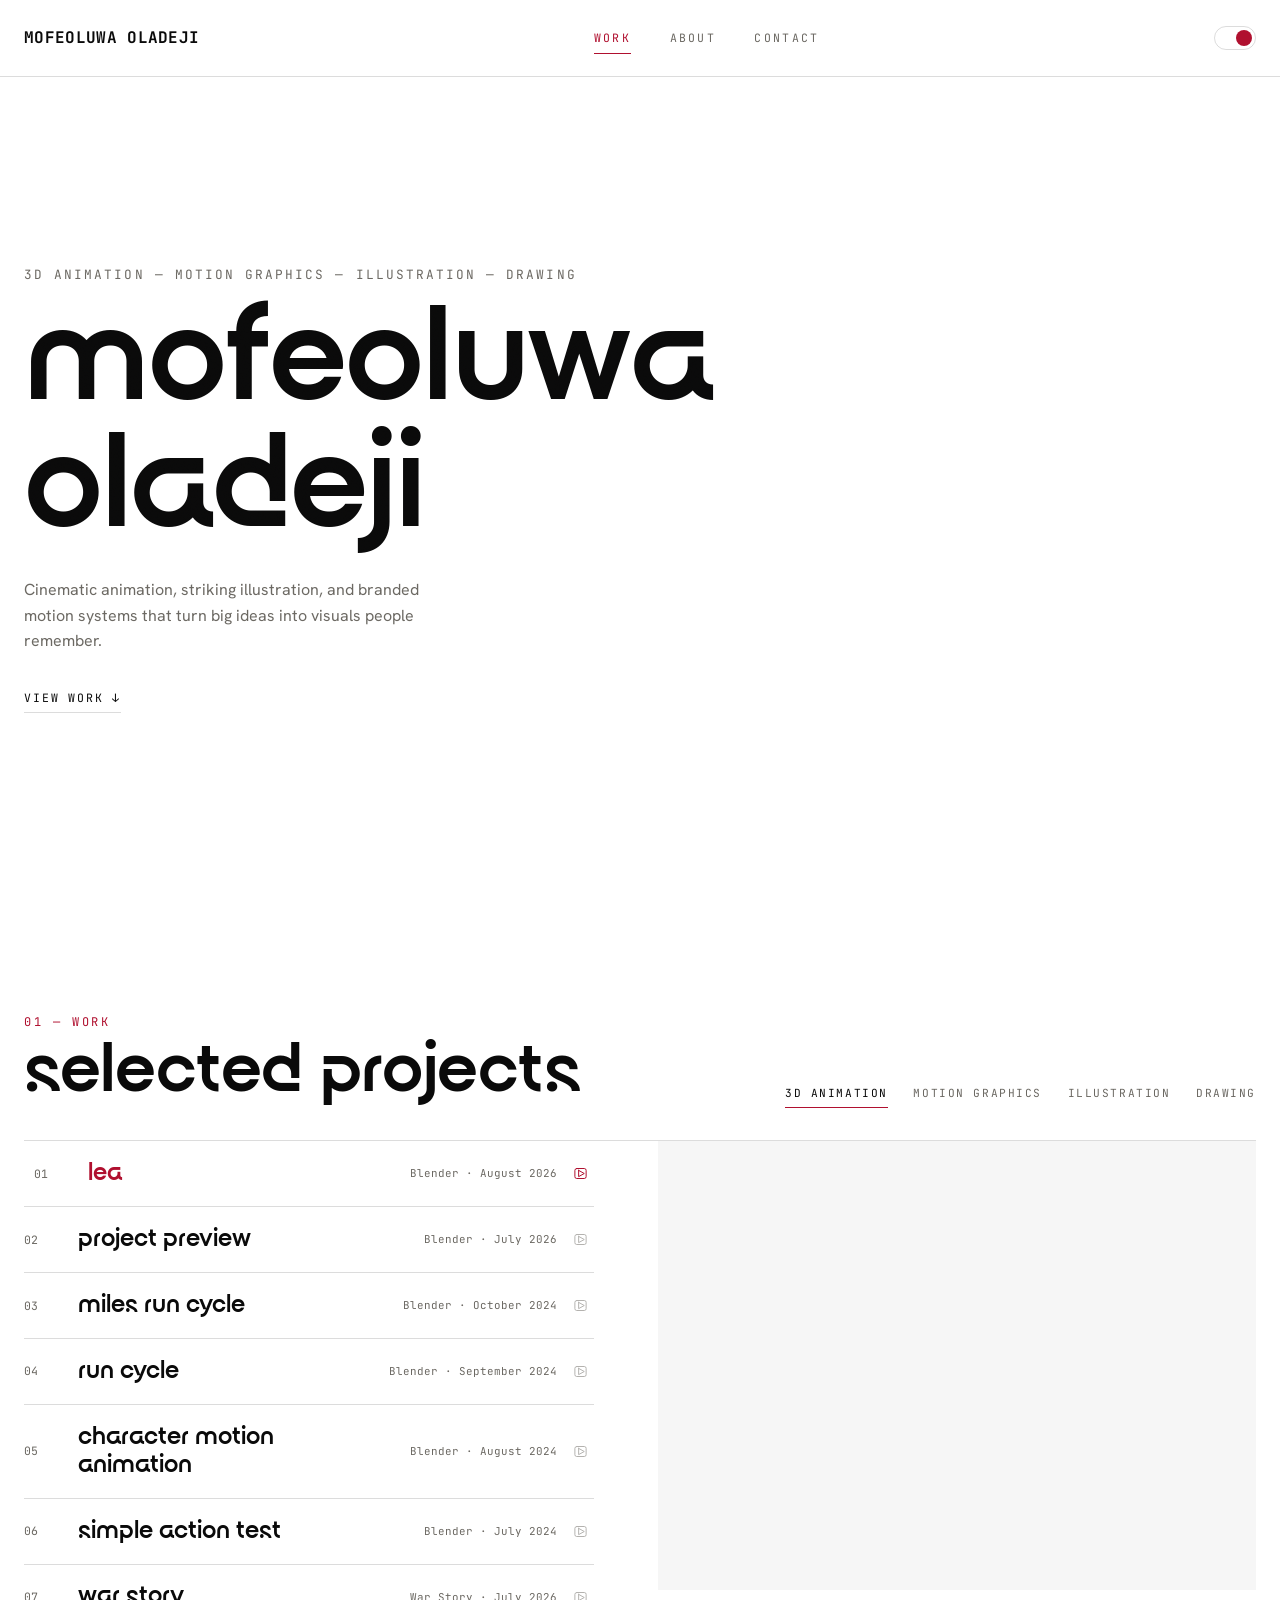
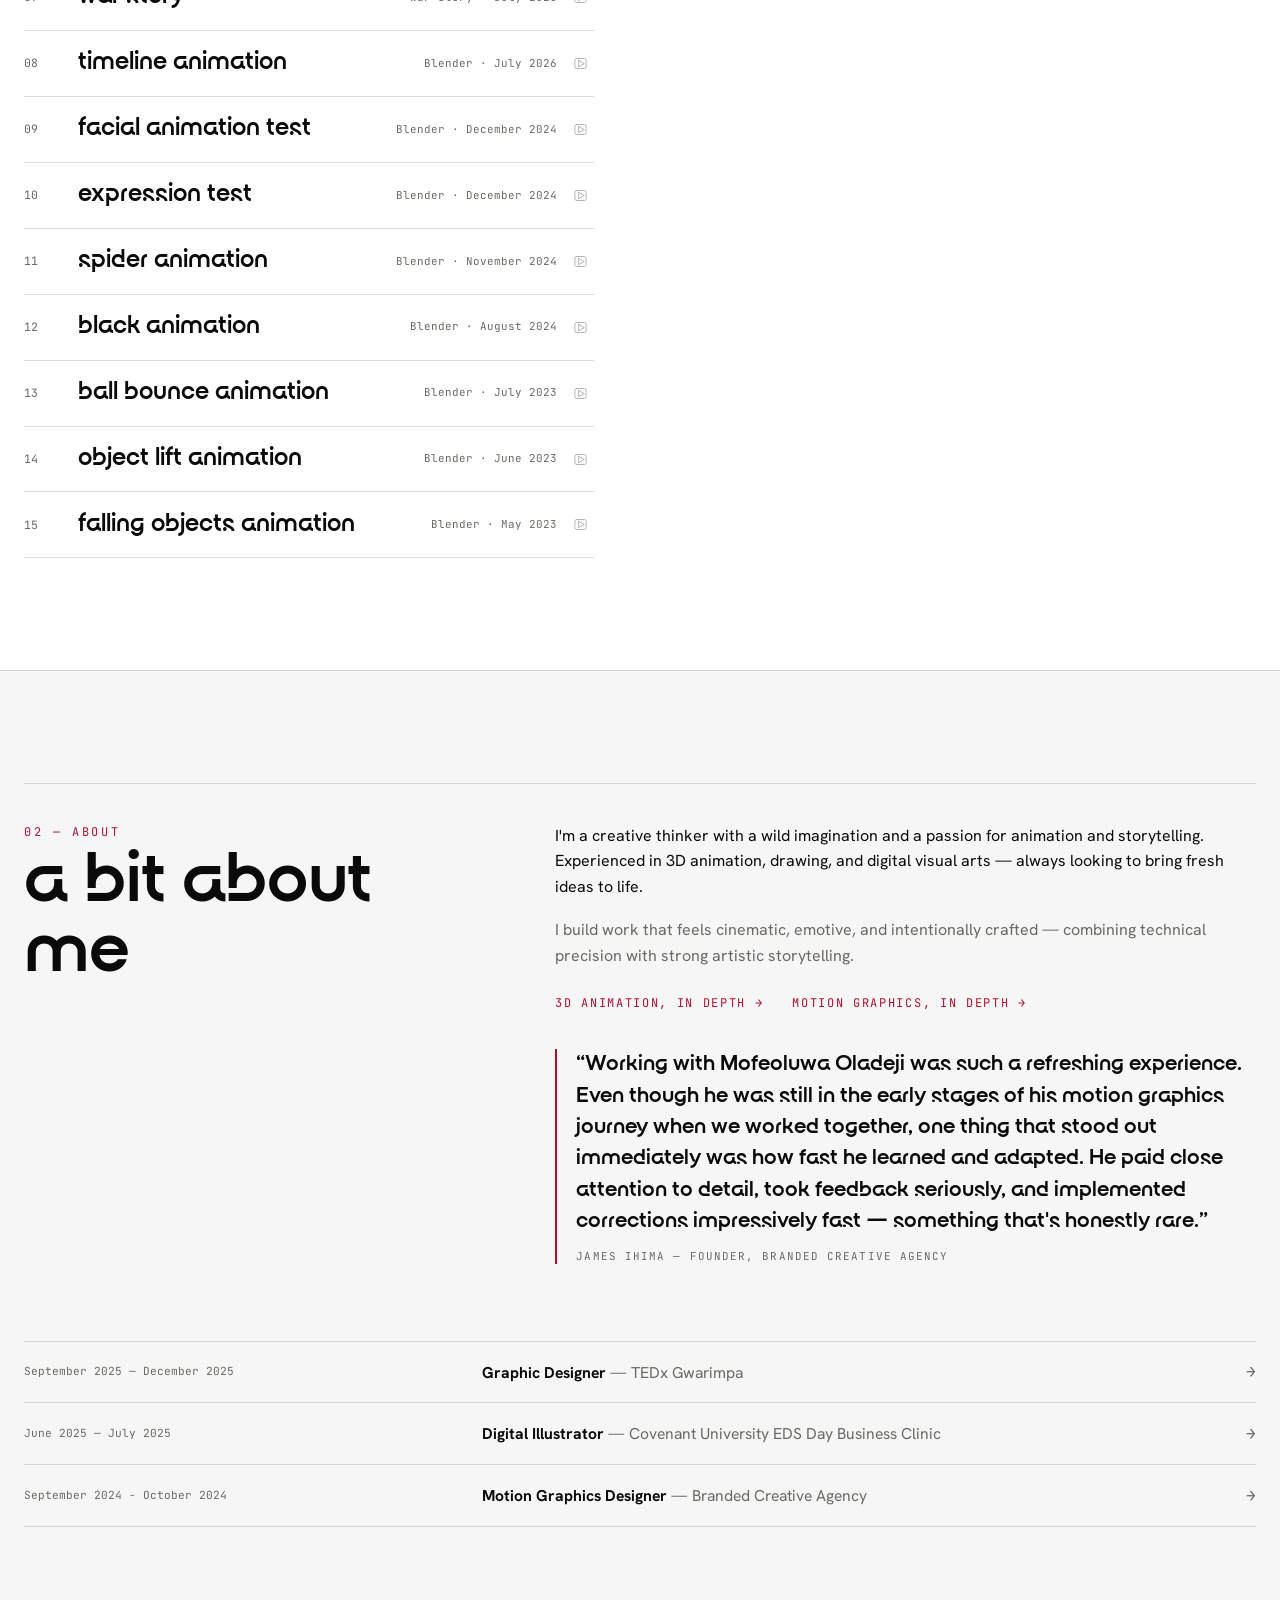
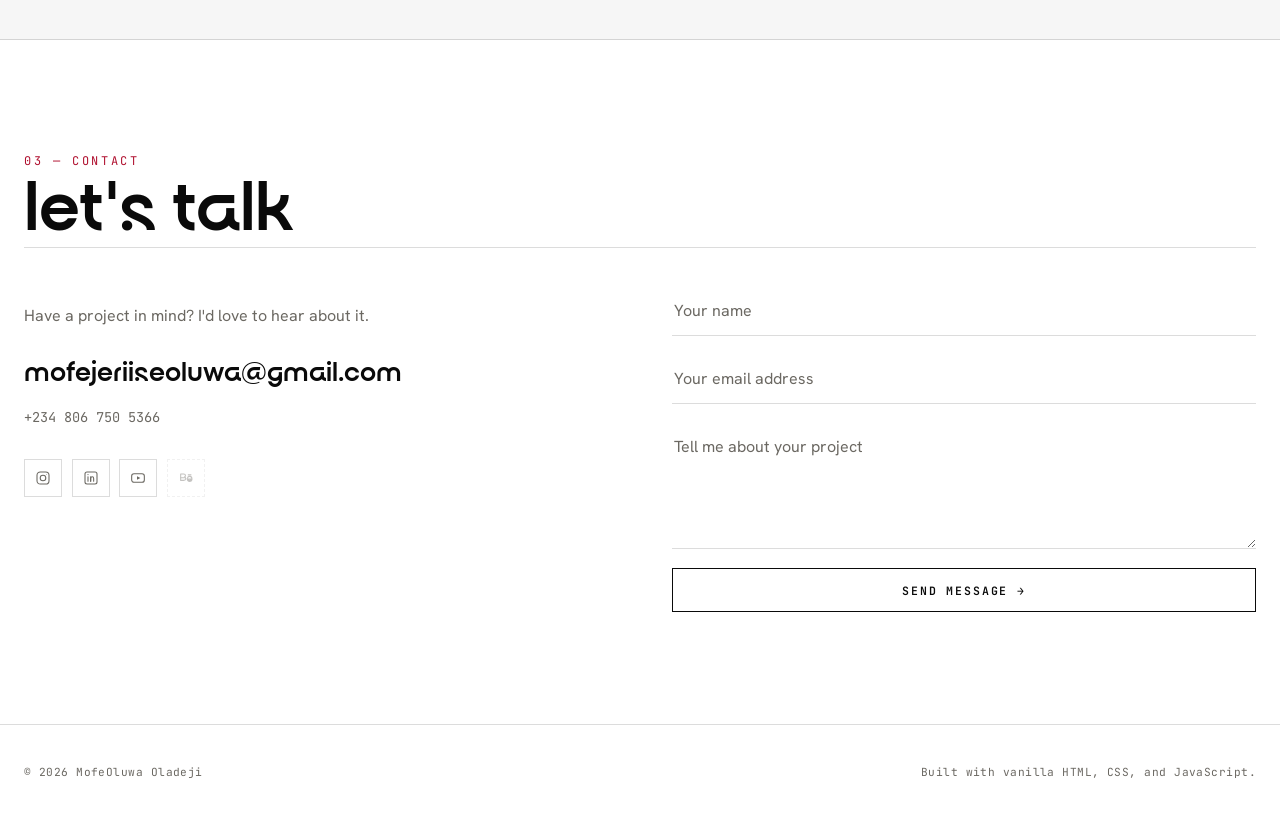
<file: index.html>
<!DOCTYPE html>
<html lang="en">
<head>
  <meta charset="UTF-8" />
  <meta name="viewport" content="width=device-width, initial-scale=1.0" />
  <meta name="description" content="MofeOluwa Oladeji — 3D animation, motion graphics, and illustration." />
  <title>MofeOluwa Oladeji</title>
  <link rel="icon" type="image/svg+xml" href="favicon.svg" />
  <link rel="icon" type="image/x-icon" href="favicon.ico" />
  <link rel="icon" type="image/png" sizes="192x192" href="favicon-192.png" />
  <link rel="apple-touch-icon" sizes="180x180" href="favicon-180.png" />
  <link rel="preconnect" href="https://fonts.googleapis.com" />
  <link rel="preconnect" href="https://fonts.gstatic.com" crossorigin />
  <link href="https://fonts.googleapis.com/css2?family=Hanken+Grotesk:wght@400;500;600;700;800&family=JetBrains+Mono:wght@400;500;700&display=swap" rel="stylesheet" />
  <link rel="preload" href="./fonts/Surgena.ttf" as="font" type="font/ttf" crossorigin />
  <link rel="stylesheet" href="./styles.css" />
  <!-- Google Analytics (GA4) -->
  <script async src="https://www.googletagmanager.com/gtag/js?id=G-2D0HS9BVYL"></script>
  <script>
    window.dataLayer = window.dataLayer || [];
    function gtag(){dataLayer.push(arguments);}
    gtag('js', new Date());
    gtag('config', 'G-2D0HS9BVYL');

    document.addEventListener('click', function (event) {
      var target = event.target.closest('a, button, [role="button"]');
      if (!target) return;

      var href = target.tagName === 'A' ? (target.getAttribute('href') || '') : '';
      var text = (target.textContent || target.getAttribute('aria-label') || '')
        .trim().replace(/\s+/g, ' ').slice(0, 100);

      gtag('event', 'element_click', {
        element_tag: target.tagName.toLowerCase(),
        element_text: text,
        element_id: target.id || '',
        link_url: href,
        page_path: window.location.pathname
      });

      if (target.classList.contains('tab')) {
        gtag('event', 'filter_select', { filter_value: target.dataset.filter || 'all' });
      }

      if (target.classList.contains('work-row')) {
        var qs = new URLSearchParams(href.split('?')[1] || '');
        gtag('event', 'project_open', {
          project_id: qs.get('id') || '',
          project_category: qs.get('category') || ''
        });
      }

      if (/instagram\.com|linkedin\.com|youtube\.com/.test(href)) {
        var platform = href.indexOf('instagram') > -1 ? 'instagram'
          : href.indexOf('linkedin') > -1 ? 'linkedin' : 'youtube';
        gtag('event', 'social_click', { platform: platform, link_url: href });
      }

      if (target.id === 'mobile-menu-toggle') {
        gtag('event', 'mobile_menu_toggle', {});
      }
    }, true);
  </script>
</head>
<body>
  <div class="page-loader" id="pageLoader" aria-hidden="true"></div>
  <script>
    try {
      var storedTheme = localStorage.getItem('mo-theme') || 'light';
      document.documentElement.setAttribute('data-theme', storedTheme);
    } catch (e) {}
    try {
      if (sessionStorage.getItem('mo-nav') === '1') {
        document.getElementById('pageLoader').classList.add('is-active', 'is-instant');
        sessionStorage.removeItem('mo-nav');
      }
    } catch (e) {}
  </script>

  <header class="site-header">
    <div class="container nav-wrap">
      <a href="#home" class="logo">MOFEOLUWA OLADEJI</a>
      <nav class="nav-links" aria-label="Main navigation">
        <a class="nav-link" href="#work">Work</a>
        <a class="nav-link" href="#about">About</a>
        <a class="nav-link" href="#contact">Contact</a>
      </nav>
      <div class="header-tools">
        <button id="theme-switch" class="theme-switch" role="switch" aria-checked="false" aria-label="Toggle light and dark mode">
          <span class="theme-switch-thumb"></span>
        </button>
        <button id="mobile-menu-toggle" class="menu-toggle" aria-label="Toggle menu" aria-expanded="false">☰</button>
      </div>
    </div>
  </header>

  <div id="mobile-menu" class="mobile-menu" aria-label="Mobile navigation">
    <a href="#work">Work</a>
    <a href="#about">About</a>
    <a href="#contact">Contact</a>
  </div>

  <main>
    <section class="hero" id="home">
      <div class="container">
        <p class="hero-eyebrow reveal" data-animate>3D Animation — Motion Graphics — Illustration — Drawing</p>
        <h1 class="hero-name reveal" data-animate data-delay="80">MofeOluwa<br />Oladeji</h1>
        <p class="hero-copy reveal" data-animate data-delay="140">Cinematic animation, striking illustration, and branded motion systems that turn big ideas into visuals people remember.</p>
        <div class="hero-actions reveal" data-animate data-delay="200">
          <a class="hero-scroll" href="#work">View Work ↓</a>
        </div>
      </div>
    </section>

    <section class="section" id="work">
      <div class="container">
        <div class="work-head reveal" data-animate>
          <div>
            <span class="section-label">01 — Work</span>
            <h2 class="section-title">Selected projects</h2>
          </div>
          <div class="tabs" id="work-tabs">
            <button class="tab active" data-filter="Animations">3D Animation</button>
            <button class="tab" data-filter="Motion Graphics">Motion Graphics</button>
            <button class="tab" data-filter="Illustrations">Illustration</button>
            <button class="tab" data-filter="Drawings">Drawing</button>
          </div>
        </div>
        <div class="work-browser reveal" data-animate data-delay="80">
          <div class="work-list" id="work-list"></div>
          <div class="work-preview">
            <div class="work-preview-media" id="work-preview-media"></div>
          </div>
        </div>
      </div>
    </section>

    <section class="section section-alt" id="about">
      <div class="container">
        <div class="about-grid">
          <div class="reveal" data-animate>
            <span class="section-label">02 — About</span>
            <h2 class="section-title">A bit about me</h2>
          </div>
          <div class="about-copy reveal" data-animate data-delay="80">
            <p>I'm a creative thinker with a wild imagination and a passion for animation and storytelling. Experienced in 3D animation, drawing, and digital visual arts — always looking to bring fresh ideas to life.</p>
            <p class="muted">I build work that feels cinematic, emotive, and intentionally crafted — combining technical precision with strong artistic storytelling.</p>
            <div class="about-links">
              <a class="inline-link" href="about.html">3D Animation, in depth →</a>
              <a class="inline-link" href="motion-graphics.html">Motion Graphics, in depth →</a>
            </div>
            <blockquote class="pull-quote">
              “Working with Mofeoluwa Oladeji was such a refreshing experience. Even though he was still in the early stages of his motion graphics journey when we worked together, one thing that stood out immediately was how fast he learned and adapted. He paid close attention to detail, took feedback seriously, and implemented corrections impressively fast — something that's honestly rare.”
              <cite>James Ihima — Founder, Branded Creative Agency</cite>
            </blockquote>
          </div>
        </div>
        <div class="exp-list" id="experience-grid"></div>
      </div>
    </section>

    <section class="section" id="contact">
      <div class="container">
        <div class="reveal" data-animate>
          <span class="section-label">03 — Contact</span>
          <h2 class="section-title">Let's talk</h2>
        </div>
        <div class="contact-grid reveal" data-animate data-delay="80">
          <div>
            <p class="section-kicker">Have a project in mind? I'd love to hear about it.</p>
            <div class="contact-direct">
              <a href="mailto:mofejeriiseoluwa@gmail.com">mofejeriiseoluwa@gmail.com</a>
              <a href="tel:+2348067505366" class="muted" style="font-family:'JetBrains Mono',monospace;font-size:0.85rem;">+234 806 750 5366</a>
            </div>
            <div class="socials">
              <a class="social" href="https://www.instagram.com/mofe.osz/" target="_blank" rel="noreferrer" aria-label="Instagram">
                <svg viewBox="0 0 24 24" fill="none" stroke="currentColor" stroke-width="1.6" stroke-linecap="round" stroke-linejoin="round" width="16" height="16"><rect x="3" y="3" width="18" height="18" rx="5"/><circle cx="12" cy="12" r="4.2"/><circle cx="17.4" cy="6.6" r="0.6" fill="currentColor" stroke="none"/></svg>
              </a>
              <a class="social" href="https://www.linkedin.com/in/mofeoluwa-oladeji/" target="_blank" rel="noreferrer" aria-label="LinkedIn">
                <svg viewBox="0 0 24 24" fill="none" stroke="currentColor" stroke-width="1.6" stroke-linecap="round" stroke-linejoin="round" width="16" height="16"><rect x="3" y="3" width="18" height="18" rx="3"/><line x1="7.5" y1="10" x2="7.5" y2="17"/><circle cx="7.5" cy="6.8" r="0.9" fill="currentColor" stroke="none"/><path d="M11.5 17v-4.2c0-1.6 1-2.6 2.4-2.6s2.1 1 2.1 2.6V17"/><line x1="11.5" y1="10" x2="11.5" y2="17"/></svg>
              </a>
              <a class="social" href="https://www.youtube.com/@mofeoluwaoladeji" target="_blank" rel="noreferrer" aria-label="YouTube">
                <svg viewBox="0 0 24 24" fill="none" stroke="currentColor" stroke-width="1.6" stroke-linecap="round" stroke-linejoin="round" width="16" height="16"><rect x="2.5" y="5.5" width="19" height="13" rx="3.5"/><path d="M10.5 9.2v5.6l5-2.8z" fill="currentColor" stroke="none"/></svg>
              </a>
              <a class="social social-pending" href="#" aria-disabled="true" title="Behance - coming soon" aria-label="Behance (coming soon)">
                <svg viewBox="0 0 24 24" fill="none" stroke="currentColor" stroke-width="1.6" stroke-linecap="round" stroke-linejoin="round" width="16" height="16"><path d="M4 6h4.4c1.7 0 2.8 1 2.8 2.4 0 1.1-.6 1.8-1.5 2.1 1.1.3 1.9 1.1 1.9 2.4 0 1.7-1.3 2.7-3 2.7H4z"/><line x1="4" y1="11.5" x2="9.5" y2="11.5"/><path d="M14.2 12.3c.3-1.6 1.6-2.7 3.3-2.7 2.1 0 3.4 1.5 3.4 3.7v.4h-5.7c.1 1.3 1 2.1 2.3 2.1.9 0 1.6-.4 1.9-1.1h1.5c-.4 1.5-1.7 2.4-3.4 2.4-2.2 0-3.7-1.6-3.7-3.9 0-.3 0-.6.1-.9z"/><line x1="15.3" y1="7.3" x2="19.5" y2="7.3"/></svg>
              </a>
            </div>
          </div>
          <form
            class="newsletter"
            id="contact-form"
            action="https://formsubmit.co/ajax/mofejeriiseoluwa@gmail.com"
            data-form-endpoint="https://formsubmit.co/ajax/mofejeriiseoluwa@gmail.com"
            data-form-subject="Portfolio contact form"
            method="post"
          >
            <input
              type="text"
              id="contact-name"
              name="name"
              placeholder="Your name"
              autocomplete="name"
              minlength="2"
              maxlength="120"
              required
            />
            <input
              type="email"
              id="contact-email"
              name="email"
              placeholder="Your email address"
              autocomplete="email"
              required
            />
            <textarea
              id="contact-message"
              name="message"
              placeholder="Tell me about your project"
              autocomplete="off"
              rows="4"
              minlength="10"
              maxlength="2000"
              required
            ></textarea>
            <input type="text" id="contact-company" name="_honey" class="contact-honeypot" tabindex="-1" autocomplete="off" aria-hidden="true" role="presentation" />
            <button class="btn btn-primary" type="submit">Send Message →</button>
            <p class="form-feedback" id="contact-form-feedback" role="status" aria-live="polite" hidden></p>
          </form>
        </div>
      </div>
    </section>
  </main>

  <footer class="footer">
    <div class="container footer-bottom">
      <span>© <span id="year"></span> MofeOluwa Oladeji</span>
      <span>Built with vanilla HTML, CSS, and JavaScript.</span>
    </div>
  </footer>

  <script src="./chrome.js"></script>
  <script src="./experience-data.js"></script>
  <script src="./script.js"></script>
</body>
</html>
</file>
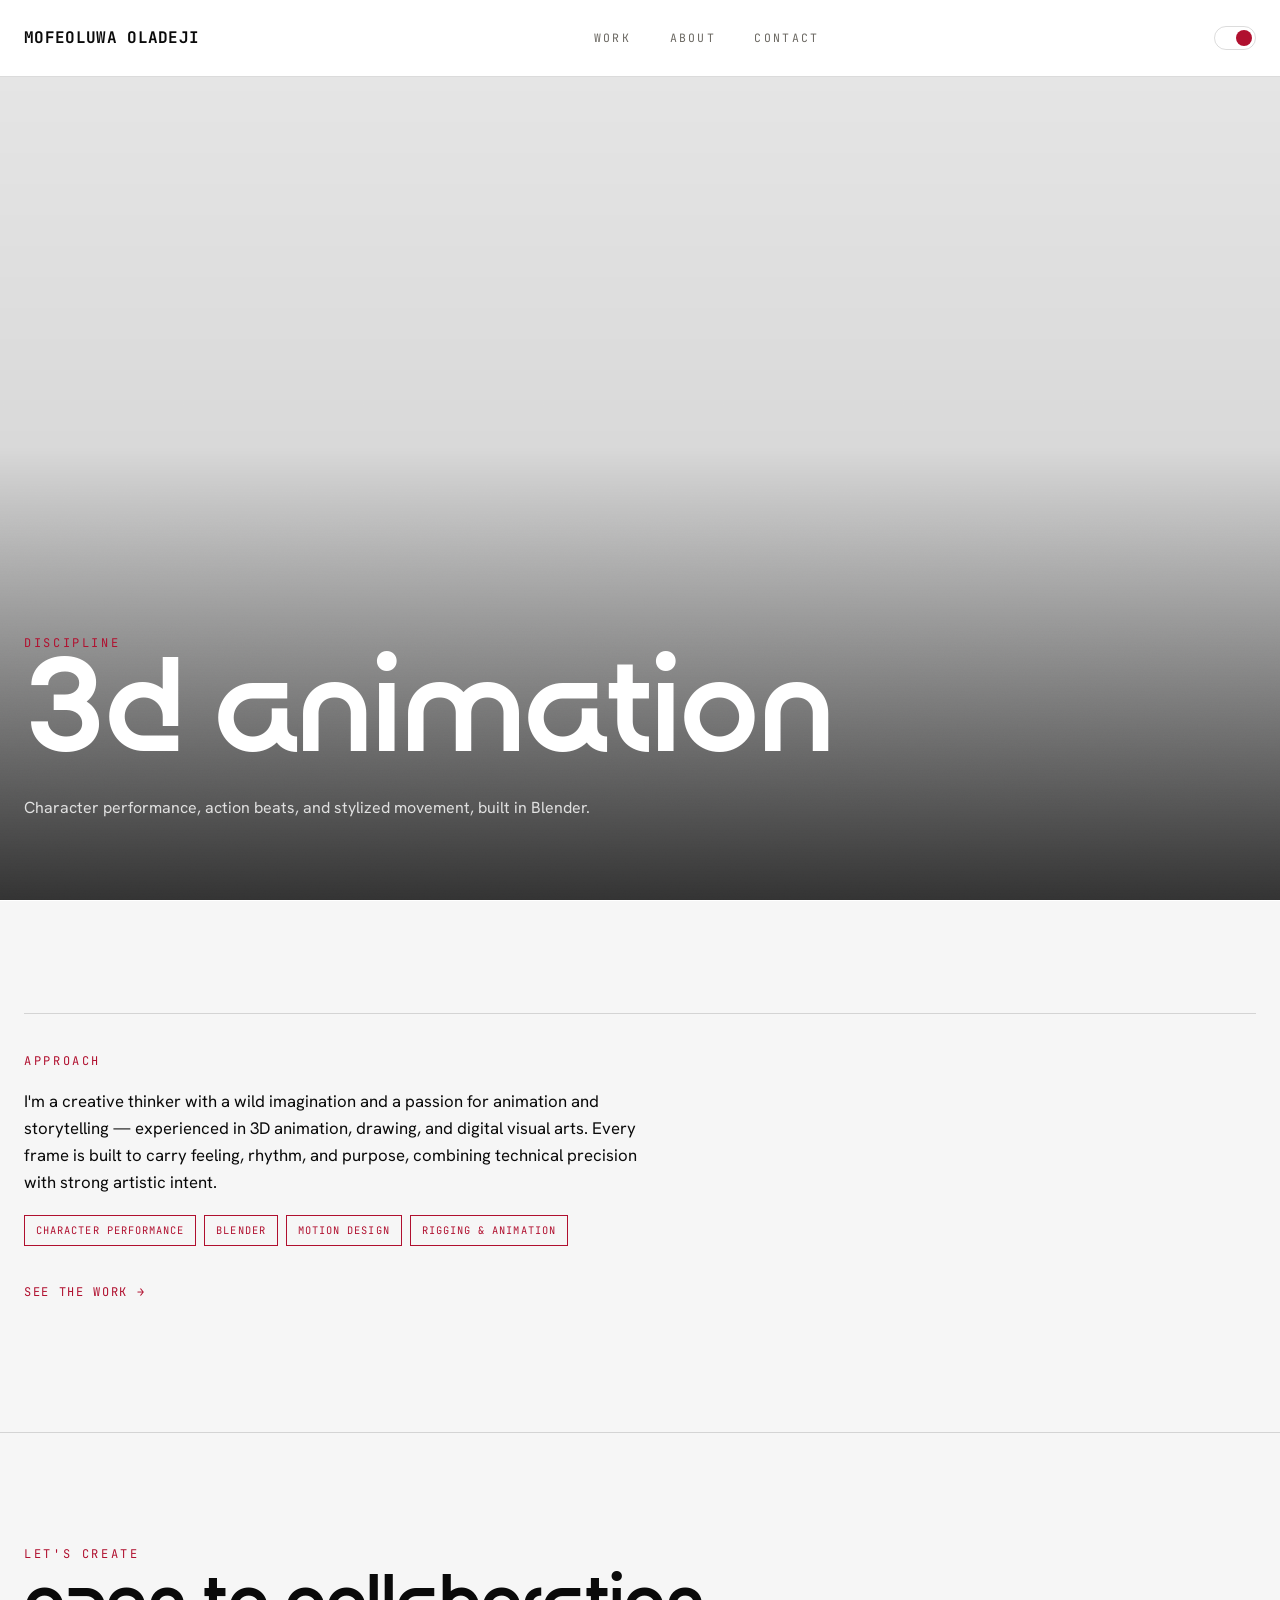
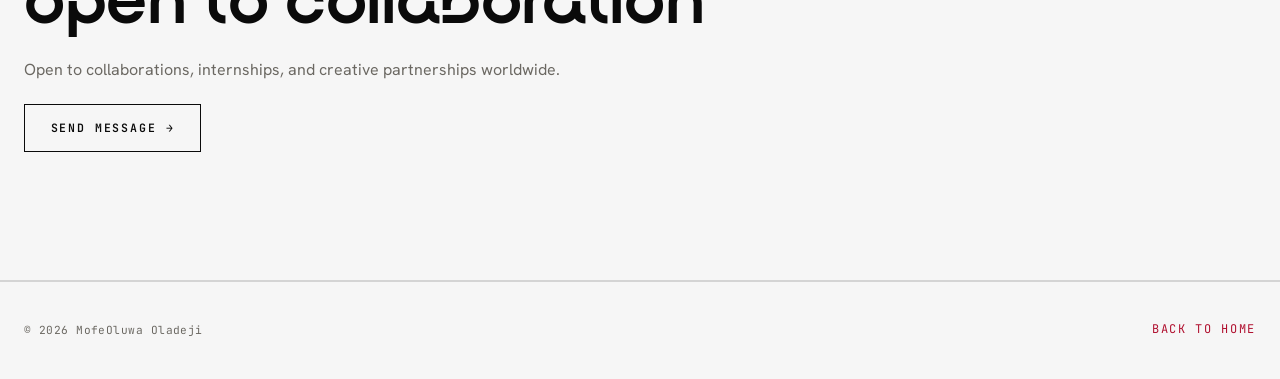
<file: about.html>
<!DOCTYPE html>
<html lang="en">
<head>
  <meta charset="UTF-8" />
  <meta name="viewport" content="width=device-width, initial-scale=1.0" />
  <meta name="description" content="3D Animation — MofeOluwa Oladeji." />
  <title>3D Animation | MofeOluwa Oladeji</title>
  <link rel="icon" type="image/svg+xml" href="favicon.svg" />
  <link rel="icon" type="image/x-icon" href="favicon.ico" />
  <link rel="icon" type="image/png" sizes="192x192" href="favicon-192.png" />
  <link rel="apple-touch-icon" sizes="180x180" href="favicon-180.png" />
  <link rel="preconnect" href="https://fonts.googleapis.com" />
  <link rel="preconnect" href="https://fonts.gstatic.com" crossorigin />
  <link href="https://fonts.googleapis.com/css2?family=Hanken+Grotesk:wght@400;500;600;700;800&family=JetBrains+Mono:wght@400;500;700&display=swap" rel="stylesheet" />
  <link rel="preload" href="./fonts/Surgena.ttf" as="font" type="font/ttf" crossorigin />
  <link rel="stylesheet" href="./styles.css" />
  <script async src="https://www.googletagmanager.com/gtag/js?id=G-2D0HS9BVYL"></script>
  <script>
    window.dataLayer = window.dataLayer || [];
    function gtag(){dataLayer.push(arguments);}
    gtag('js', new Date());
    gtag('config', 'G-2D0HS9BVYL');
    document.addEventListener('click', function (event) {
      var target = event.target.closest('a, button, [role="button"]');
      if (!target) return;
      var href = target.tagName === 'A' ? (target.getAttribute('href') || '') : '';
      var text = (target.textContent || target.getAttribute('aria-label') || '').trim().replace(/\s+/g, ' ').slice(0, 100);
      gtag('event', 'element_click', { element_tag: target.tagName.toLowerCase(), element_text: text, element_id: target.id || '', link_url: href, page_path: window.location.pathname });
      if (target.id === 'mobile-menu-toggle') gtag('event', 'mobile_menu_toggle', {});
    }, true);
  </script>
</head>
<body class="pinned-hero">
  <div class="page-loader" id="pageLoader" aria-hidden="true"></div>
  <script>
    try {
      var storedTheme = localStorage.getItem('mo-theme') || 'light';
      document.documentElement.setAttribute('data-theme', storedTheme);
    } catch (e) {}
    try {
      if (sessionStorage.getItem('mo-nav') === '1') {
        document.getElementById('pageLoader').classList.add('is-active', 'is-instant');
        sessionStorage.removeItem('mo-nav');
      }
    } catch (e) {}
  </script>

  <header class="site-header">
    <div class="container nav-wrap">
      <a href="index.html#home" class="logo">MOFEOLUWA OLADEJI</a>
      <nav class="nav-links">
        <a class="nav-link" href="index.html#work">Work</a>
        <a class="nav-link" href="index.html#about">About</a>
        <a class="nav-link" href="index.html#contact">Contact</a>
      </nav>
      <div class="header-tools">
        <button id="theme-switch" class="theme-switch" role="switch" aria-checked="false" aria-label="Toggle light and dark mode">
          <span class="theme-switch-thumb"></span>
        </button>
        <button id="mobile-menu-toggle" class="menu-toggle" aria-label="Toggle menu" aria-expanded="false">☰</button>
      </div>
    </div>
  </header>

  <div id="mobile-menu" class="mobile-menu">
    <a href="index.html#work">Work</a>
    <a href="index.html#about">About</a>
    <a href="index.html#contact">Contact</a>
  </div>

  <main>
    <section class="about-hero">
      <video class="about-hero-video" src="img/about-hero.mp4" autoplay muted loop playsinline preload="auto"></video>
      <div class="about-hero-scrim" aria-hidden="true"></div>
      <div class="container about-hero-inner reveal" data-animate>
        <span class="section-label">Discipline</span>
        <h1 class="hero-name">3D Animation</h1>
        <p class="section-kicker">Character performance, action beats, and stylized movement, built in Blender.</p>
      </div>
    </section>

    <section class="section">
      <div class="container">
        <div class="about-grid" style="grid-template-columns:1fr;">
          <div class="reveal" data-animate>
            <span class="section-label">Approach</span>
            <p style="max-width:70ch;font-size:1.05rem;">I'm a creative thinker with a wild imagination and a passion for animation and storytelling — experienced in 3D animation, drawing, and digital visual arts. Every frame is built to carry feeling, rhythm, and purpose, combining technical precision with strong artistic intent.</p>
            <div class="detail-meta" style="margin-top:1.2rem;">
              <span class="tag-pill">Character Performance</span>
              <span class="tag-pill">Blender</span>
              <span class="tag-pill">Motion Design</span>
              <span class="tag-pill">Rigging &amp; Animation</span>
            </div>
            <p style="margin-top:2rem;"><a class="inline-link" href="index.html#work">See the work →</a></p>
          </div>
        </div>
      </div>
    </section>

    <section class="section section-alt" id="contact">
      <div class="container">
        <span class="section-label">Let's create</span>
        <h2 class="section-title">Open to collaboration</h2>
        <p class="section-kicker">Open to collaborations, internships, and creative partnerships worldwide.</p>
        <p style="margin-top:1.4rem;"><a class="btn btn-primary" href="mailto:mofejeriiseoluwa@gmail.com">Send Message →</a></p>
      </div>
    </section>
  </main>

  <footer class="footer">
    <div class="container footer-bottom">
      <span>© <span id="year"></span> MofeOluwa Oladeji</span>
      <a href="index.html" class="inline-link">Back to Home</a>
    </div>
  </footer>

  <script src="./chrome.js"></script>
  <script src="./script.js"></script>
</body>
</html>
</file>
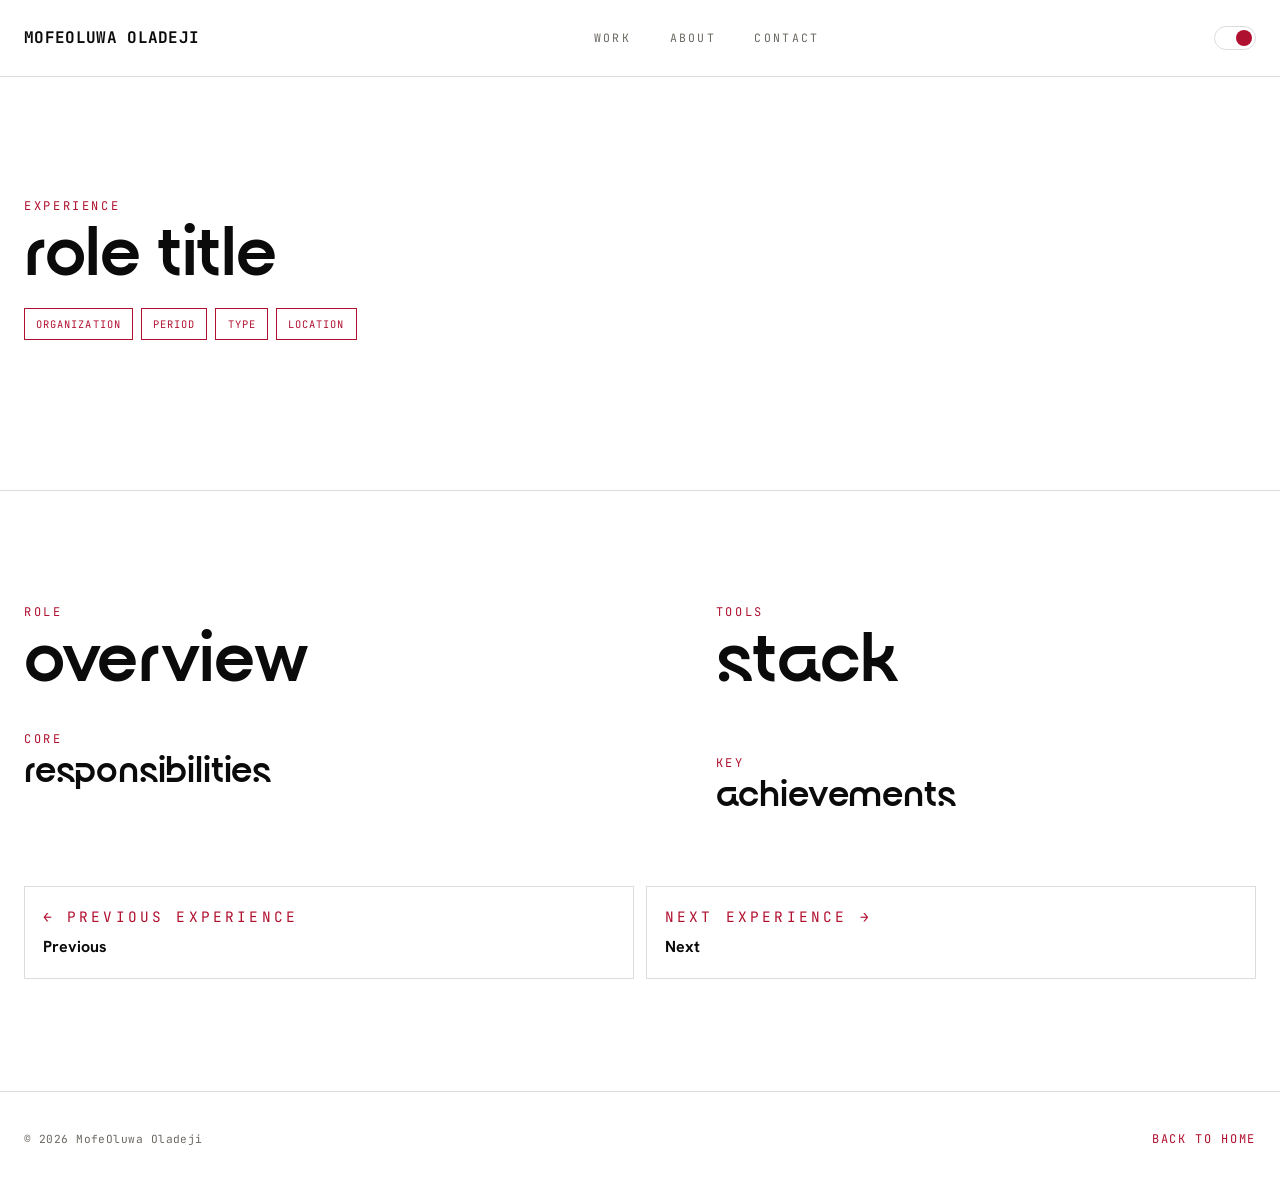
<file: experience.html>
<!DOCTYPE html>
<html lang="en">
<head>
  <meta charset="UTF-8" />
  <meta name="viewport" content="width=device-width, initial-scale=1.0" />
  <meta name="description" content="Experience details for MofeOluwa Oladeji." />
  <title id="experience-title">Experience | MofeOluwa Oladeji</title>
  <link rel="icon" type="image/svg+xml" href="favicon.svg" />
  <link rel="icon" type="image/x-icon" href="favicon.ico" />
  <link rel="icon" type="image/png" sizes="192x192" href="favicon-192.png" />
  <link rel="apple-touch-icon" sizes="180x180" href="favicon-180.png" />
  <link rel="preconnect" href="https://fonts.googleapis.com" />
  <link rel="preconnect" href="https://fonts.gstatic.com" crossorigin />
  <link href="https://fonts.googleapis.com/css2?family=Hanken+Grotesk:wght@400;500;600;700;800&family=JetBrains+Mono:wght@400;500;700&display=swap" rel="stylesheet" />
  <link rel="preload" href="./fonts/Surgena.ttf" as="font" type="font/ttf" crossorigin />
  <link rel="stylesheet" href="./styles.css" />
  <script async src="https://www.googletagmanager.com/gtag/js?id=G-2D0HS9BVYL"></script>
  <script>
    window.dataLayer = window.dataLayer || [];
    function gtag(){dataLayer.push(arguments);}
    gtag('js', new Date());
    gtag('config', 'G-2D0HS9BVYL');
    document.addEventListener('click', function (event) {
      var target = event.target.closest('a, button, [role="button"]');
      if (!target) return;
      var href = target.tagName === 'A' ? (target.getAttribute('href') || '') : '';
      var text = (target.textContent || target.getAttribute('aria-label') || '').trim().replace(/\s+/g, ' ').slice(0, 100);
      gtag('event', 'element_click', { element_tag: target.tagName.toLowerCase(), element_text: text, element_id: target.id || '', link_url: href, page_path: window.location.pathname });
      if (target.id === 'mobile-menu-toggle') gtag('event', 'mobile_menu_toggle', {});
    }, true);
  </script>
</head>
<body>
  <div class="page-loader" id="pageLoader" aria-hidden="true"></div>
  <script>
    try {
      var storedTheme = localStorage.getItem('mo-theme') || 'light';
      document.documentElement.setAttribute('data-theme', storedTheme);
    } catch (e) {}
    try {
      if (sessionStorage.getItem('mo-nav') === '1') {
        document.getElementById('pageLoader').classList.add('is-active', 'is-instant');
        sessionStorage.removeItem('mo-nav');
      }
    } catch (e) {}
  </script>

  <header class="site-header">
    <div class="container nav-wrap">
      <a href="index.html#home" class="logo">MOFEOLUWA OLADEJI</a>
      <nav class="nav-links">
        <a class="nav-link" href="index.html#work">Work</a>
        <a class="nav-link" href="index.html#about">About</a>
        <a class="nav-link" href="index.html#contact">Contact</a>
      </nav>
      <div class="header-tools">
        <button id="theme-switch" class="theme-switch" role="switch" aria-checked="false" aria-label="Toggle light and dark mode">
          <span class="theme-switch-thumb"></span>
        </button>
        <button id="mobile-menu-toggle" class="menu-toggle" aria-label="Toggle menu" aria-expanded="false">☰</button>
      </div>
    </div>
  </header>

  <div id="mobile-menu" class="mobile-menu">
    <a href="index.html#work">Work</a>
    <a href="index.html#about">About</a>
    <a href="index.html#contact">Contact</a>
  </div>

  <main>
    <section class="section detail-hero">
      <div class="container reveal" data-animate>
        <span class="section-label">Experience</span>
        <h1 class="section-title" id="experience-heading">Role Title</h1>
        <p class="section-kicker" id="experience-summary"></p>
        <div class="detail-meta">
          <span class="tag-pill" id="experience-organization">Organization</span>
          <span class="tag-pill" id="experience-period">Period</span>
          <span class="tag-pill" id="experience-type">Type</span>
          <span class="tag-pill" id="experience-location">Location</span>
        </div>
      </div>
    </section>

    <section class="section">
      <div class="container detail-layout">
        <article class="reveal" data-animate>
          <div class="section-heading">
            <span class="section-label">Role</span>
            <h2 class="section-title">Overview</h2>
          </div>
          <p class="muted" id="experience-description"></p>

          <div id="experience-responsibilities-section" style="margin-top:1.5rem;">
            <div class="section-heading">
              <span class="section-label">Core</span>
              <h3 class="section-title" style="font-size:2.4rem;">Responsibilities</h3>
            </div>
            <ul id="experience-responsibilities" class="masonry"></ul>
          </div>
        </article>

        <aside class="reveal" data-animate>
          <div class="section-heading">
            <span class="section-label">Tools</span>
            <h2 class="section-title">Stack</h2>
          </div>
          <ul id="experience-skills" class="detail-meta"></ul>

          <div id="experience-achievements-section" style="margin-top:1.5rem;">
            <div class="section-heading">
              <span class="section-label">Key</span>
              <h3 class="section-title" style="font-size:2.4rem;">Achievements</h3>
            </div>
            <ul id="experience-achievements" class="masonry"></ul>
          </div>
        </aside>
      </div>

      <div class="container nav-pager">
        <a id="prev-experience" class="pager-link" href="#">
          <span class="section-label" style="font-size:.9rem;">← Previous Experience</span>
          <strong class="prev-experience-title">Previous</strong>
        </a>
        <a id="next-experience" class="pager-link" href="#">
          <span class="section-label" style="font-size:.9rem;">Next Experience →</span>
          <strong class="next-experience-title">Next</strong>
        </a>
      </div>
    </section>
  </main>

  <footer class="footer">
    <div class="container footer-bottom">
      <span>© <span id="year"></span> MofeOluwa Oladeji</span>
      <a href="index.html#about" class="inline-link">Back to Home</a>
    </div>
  </footer>

  <script src="./chrome.js"></script>
  <script src="./script.js"></script>
  <script src="./experience-data.js"></script>
  <script src="./experience-page.js"></script>
</body>
</html>
</file>
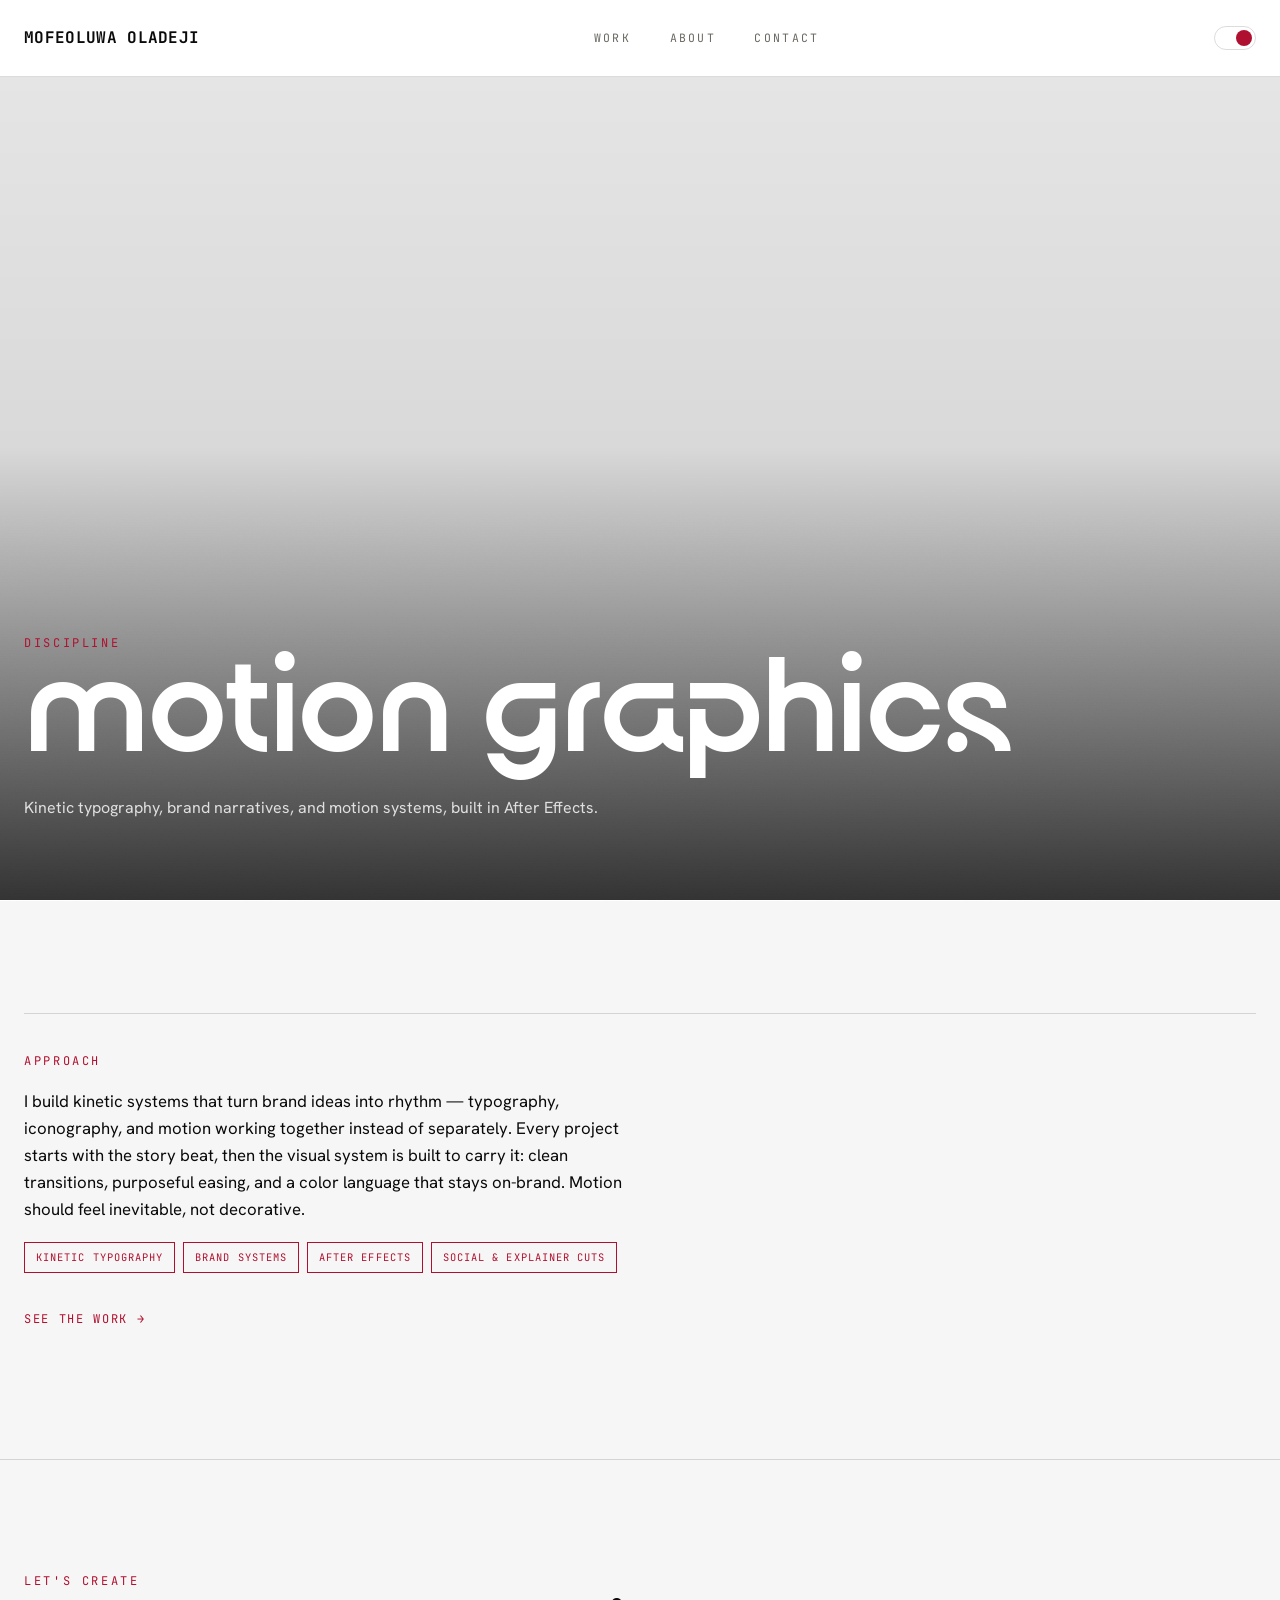
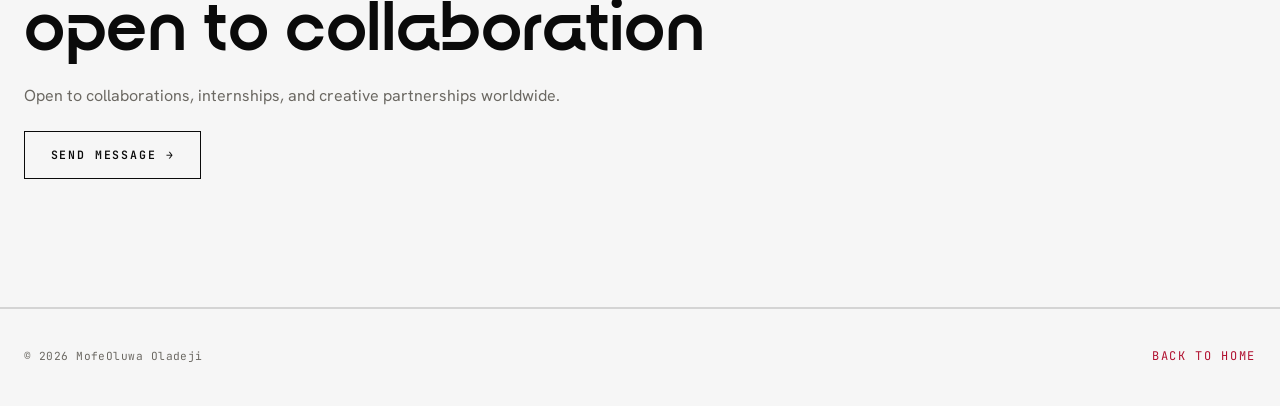
<file: motion-graphics.html>
<!DOCTYPE html>
<html lang="en">
<head>
  <meta charset="UTF-8" />
  <meta name="viewport" content="width=device-width, initial-scale=1.0" />
  <meta name="description" content="Motion Graphics — MofeOluwa Oladeji." />
  <title>Motion Graphics | MofeOluwa Oladeji</title>
  <link rel="icon" type="image/svg+xml" href="favicon.svg" />
  <link rel="icon" type="image/x-icon" href="favicon.ico" />
  <link rel="icon" type="image/png" sizes="192x192" href="favicon-192.png" />
  <link rel="apple-touch-icon" sizes="180x180" href="favicon-180.png" />
  <link rel="preconnect" href="https://fonts.googleapis.com" />
  <link rel="preconnect" href="https://fonts.gstatic.com" crossorigin />
  <link href="https://fonts.googleapis.com/css2?family=Hanken+Grotesk:wght@400;500;600;700;800&family=JetBrains+Mono:wght@400;500;700&display=swap" rel="stylesheet" />
  <link rel="preload" href="./fonts/Surgena.ttf" as="font" type="font/ttf" crossorigin />
  <link rel="stylesheet" href="./styles.css" />
  <script async src="https://www.googletagmanager.com/gtag/js?id=G-2D0HS9BVYL"></script>
  <script>
    window.dataLayer = window.dataLayer || [];
    function gtag(){dataLayer.push(arguments);}
    gtag('js', new Date());
    gtag('config', 'G-2D0HS9BVYL');
    document.addEventListener('click', function (event) {
      var target = event.target.closest('a, button, [role="button"]');
      if (!target) return;
      var href = target.tagName === 'A' ? (target.getAttribute('href') || '') : '';
      var text = (target.textContent || target.getAttribute('aria-label') || '').trim().replace(/\s+/g, ' ').slice(0, 100);
      gtag('event', 'element_click', { element_tag: target.tagName.toLowerCase(), element_text: text, element_id: target.id || '', link_url: href, page_path: window.location.pathname });
      if (target.id === 'mobile-menu-toggle') gtag('event', 'mobile_menu_toggle', {});
    }, true);
  </script>
</head>
<body class="pinned-hero">
  <div class="page-loader" id="pageLoader" aria-hidden="true"></div>
  <script>
    try {
      var storedTheme = localStorage.getItem('mo-theme') || 'light';
      document.documentElement.setAttribute('data-theme', storedTheme);
    } catch (e) {}
    try {
      if (sessionStorage.getItem('mo-nav') === '1') {
        document.getElementById('pageLoader').classList.add('is-active', 'is-instant');
        sessionStorage.removeItem('mo-nav');
      }
    } catch (e) {}
  </script>

  <header class="site-header">
    <div class="container nav-wrap">
      <a href="index.html#home" class="logo">MOFEOLUWA OLADEJI</a>
      <nav class="nav-links">
        <a class="nav-link" href="index.html#work">Work</a>
        <a class="nav-link" href="index.html#about">About</a>
        <a class="nav-link" href="index.html#contact">Contact</a>
      </nav>
      <div class="header-tools">
        <button id="theme-switch" class="theme-switch" role="switch" aria-checked="false" aria-label="Toggle light and dark mode">
          <span class="theme-switch-thumb"></span>
        </button>
        <button id="mobile-menu-toggle" class="menu-toggle" aria-label="Toggle menu" aria-expanded="false">☰</button>
      </div>
    </div>
  </header>

  <div id="mobile-menu" class="mobile-menu">
    <a href="index.html#work">Work</a>
    <a href="index.html#about">About</a>
    <a href="index.html#contact">Contact</a>
  </div>

  <main>
    <section class="about-hero">
      <video class="about-hero-video" src="img/motion-graphics-hero.mp4" autoplay muted loop playsinline preload="auto"></video>
      <div class="about-hero-scrim" aria-hidden="true"></div>
      <div class="container about-hero-inner reveal" data-animate>
        <span class="section-label">Discipline</span>
        <h1 class="hero-name">Motion Graphics</h1>
        <p class="section-kicker">Kinetic typography, brand narratives, and motion systems, built in After Effects.</p>
      </div>
    </section>

    <section class="section">
      <div class="container">
        <div class="about-grid" style="grid-template-columns:1fr;">
          <div class="reveal" data-animate>
            <span class="section-label">Approach</span>
            <p style="max-width:70ch;font-size:1.05rem;">I build kinetic systems that turn brand ideas into rhythm — typography, iconography, and motion working together instead of separately. Every project starts with the story beat, then the visual system is built to carry it: clean transitions, purposeful easing, and a color language that stays on-brand. Motion should feel inevitable, not decorative.</p>
            <div class="detail-meta" style="margin-top:1.2rem;">
              <span class="tag-pill">Kinetic Typography</span>
              <span class="tag-pill">Brand Systems</span>
              <span class="tag-pill">After Effects</span>
              <span class="tag-pill">Social &amp; Explainer Cuts</span>
            </div>
            <p style="margin-top:2rem;"><a class="inline-link" href="index.html#work">See the work →</a></p>
          </div>
        </div>
      </div>
    </section>

    <section class="section section-alt" id="contact">
      <div class="container">
        <span class="section-label">Let's create</span>
        <h2 class="section-title">Open to collaboration</h2>
        <p class="section-kicker">Open to collaborations, internships, and creative partnerships worldwide.</p>
        <p style="margin-top:1.4rem;"><a class="btn btn-primary" href="mailto:mofejeriiseoluwa@gmail.com">Send Message →</a></p>
      </div>
    </section>
  </main>

  <footer class="footer">
    <div class="container footer-bottom">
      <span>© <span id="year"></span> MofeOluwa Oladeji</span>
      <a href="index.html" class="inline-link">Back to Home</a>
    </div>
  </footer>

  <script src="./chrome.js"></script>
  <script src="./script.js"></script>
</body>
</html>
</file>
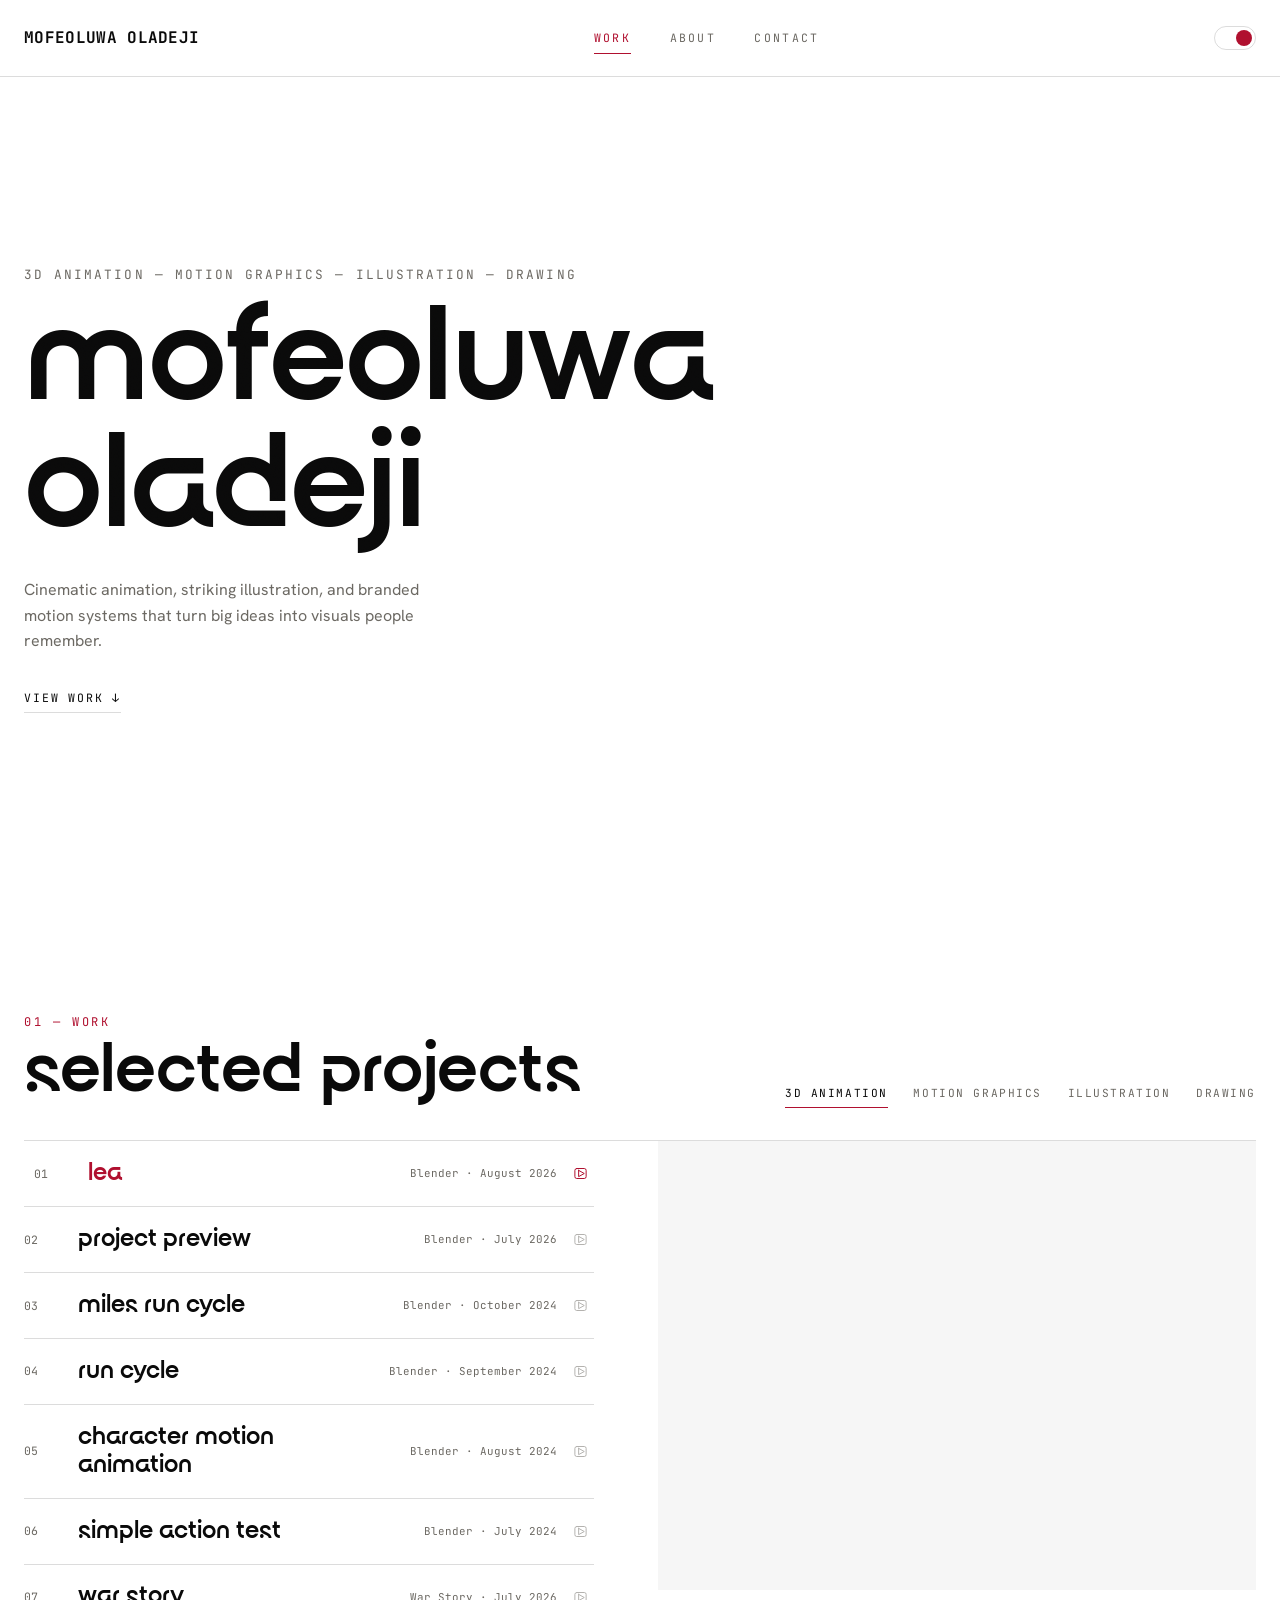
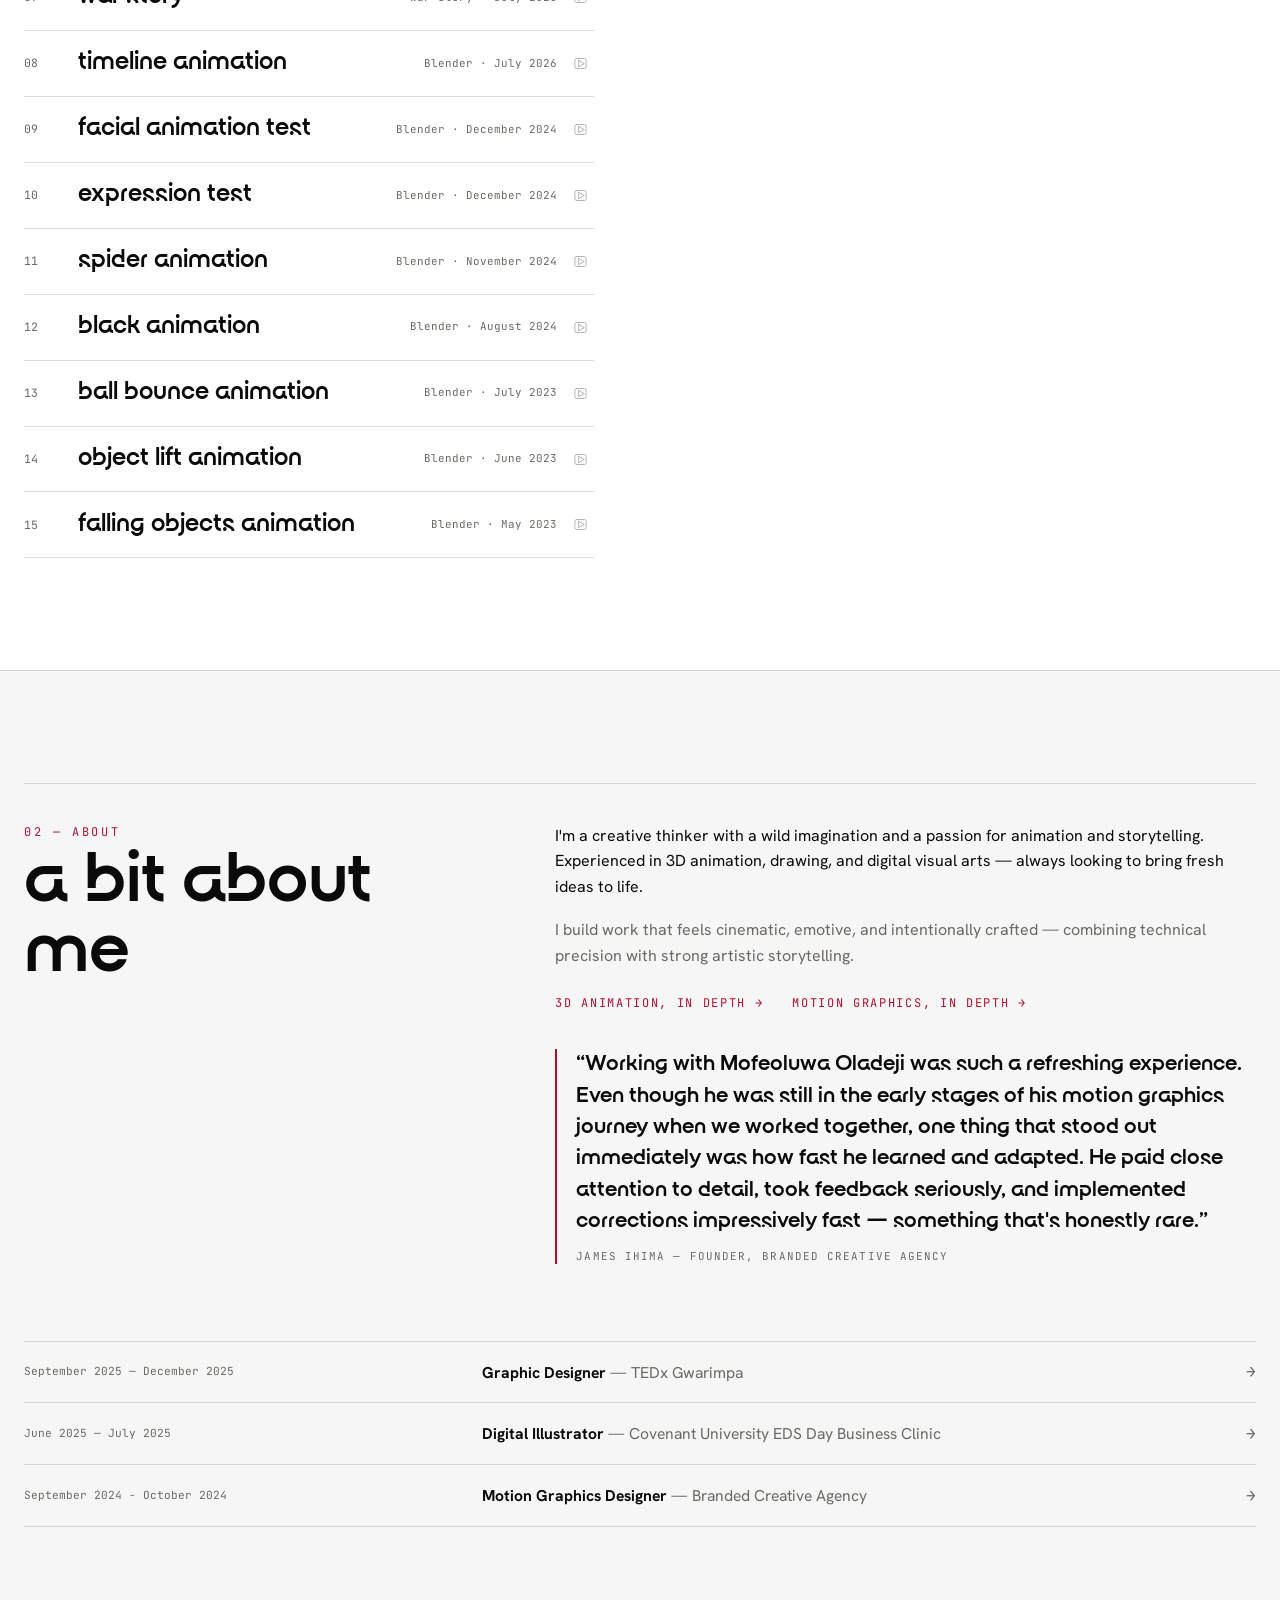
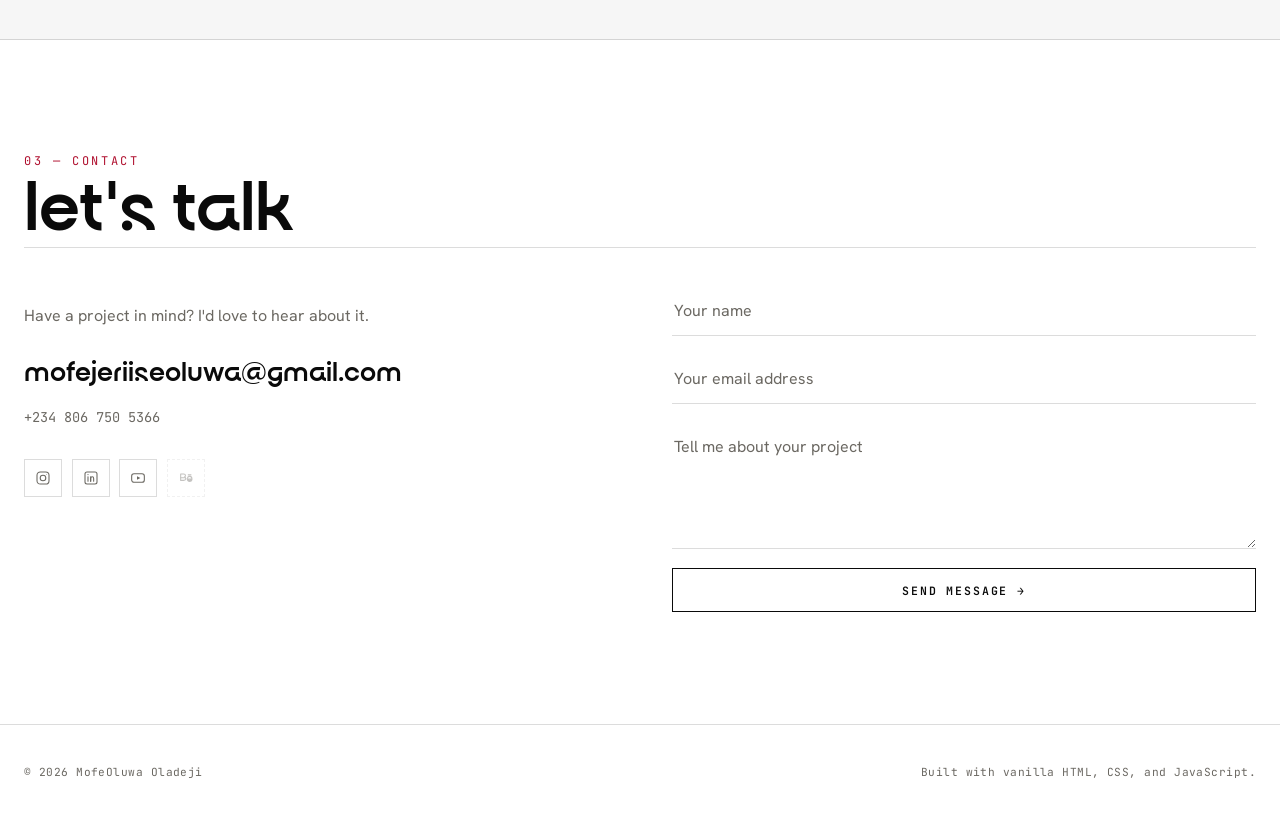
<file: project.html>
<!DOCTYPE html>
<html lang="en">
<head>
  <meta charset="UTF-8" />
  <meta name="viewport" content="width=device-width, initial-scale=1.0" />
  <meta name="description" content="Project details for MofeOluwa Oladeji portfolio." />
  <title id="project-title">Project | MofeOluwa Oladeji</title>
  <link rel="icon" type="image/svg+xml" href="favicon.svg" />
  <link rel="icon" type="image/x-icon" href="favicon.ico" />
  <link rel="icon" type="image/png" sizes="192x192" href="favicon-192.png" />
  <link rel="apple-touch-icon" sizes="180x180" href="favicon-180.png" />
  <link rel="preconnect" href="https://fonts.googleapis.com" />
  <link rel="preconnect" href="https://fonts.gstatic.com" crossorigin />
  <link href="https://fonts.googleapis.com/css2?family=Hanken+Grotesk:wght@400;500;600;700;800&family=JetBrains+Mono:wght@400;500;700&display=swap" rel="stylesheet" />
  <link rel="preload" href="./fonts/Surgena.ttf" as="font" type="font/ttf" crossorigin />
  <link rel="stylesheet" href="./styles.css" />
  <script async src="https://www.googletagmanager.com/gtag/js?id=G-2D0HS9BVYL"></script>
  <script>
    window.dataLayer = window.dataLayer || [];
    function gtag(){dataLayer.push(arguments);}
    gtag('js', new Date());
    gtag('config', 'G-2D0HS9BVYL');
    document.addEventListener('click', function (event) {
      var target = event.target.closest('a, button, [role="button"]');
      if (!target) return;
      var href = target.tagName === 'A' ? (target.getAttribute('href') || '') : '';
      var text = (target.textContent || target.getAttribute('aria-label') || '').trim().replace(/\s+/g, ' ').slice(0, 100);
      gtag('event', 'element_click', { element_tag: target.tagName.toLowerCase(), element_text: text, element_id: target.id || '', link_url: href, page_path: window.location.pathname });
      if (target.classList.contains('tab')) gtag('event', 'filter_select', { filter_value: target.dataset.filter || 'all' });
      if (target.id === 'mobile-menu-toggle') gtag('event', 'mobile_menu_toggle', {});
    }, true);
  </script>
</head>
<body>
  <div class="page-loader" id="pageLoader" aria-hidden="true"></div>
  <script>
    try {
      var storedTheme = localStorage.getItem('mo-theme') || 'light';
      document.documentElement.setAttribute('data-theme', storedTheme);
    } catch (e) {}
    try {
      if (sessionStorage.getItem('mo-nav') === '1') {
        document.getElementById('pageLoader').classList.add('is-active', 'is-instant');
        sessionStorage.removeItem('mo-nav');
      }
    } catch (e) {}
  </script>

  <header class="site-header">
    <div class="container nav-wrap">
      <a href="index.html#home" class="logo">MOFEOLUWA OLADEJI</a>
      <nav class="nav-links">
        <a class="nav-link" href="index.html#work">Work</a>
        <a class="nav-link" href="index.html#about">About</a>
        <a class="nav-link" href="index.html#contact">Contact</a>
      </nav>
      <div class="header-tools">
        <button id="theme-switch" class="theme-switch" role="switch" aria-checked="false" aria-label="Toggle light and dark mode">
          <span class="theme-switch-thumb"></span>
        </button>
        <button id="mobile-menu-toggle" class="menu-toggle" aria-label="Toggle menu" aria-expanded="false">☰</button>
      </div>
    </div>
  </header>

  <div id="mobile-menu" class="mobile-menu">
    <a href="index.html#work">Work</a>
    <a href="index.html#about">About</a>
    <a href="index.html#contact">Contact</a>
  </div>

  <main>
    <section class="section detail-hero">
      <div class="container reveal" data-animate>
        <span class="section-label">Project</span>
        <h1 class="section-title" id="project-heading">Project Title</h1>
        <div class="detail-meta">
          <span class="tag-pill" id="project-category">Category</span>
          <span class="tag-pill" id="project-date">Date</span>
        </div>
        <p class="section-kicker" id="project-summary"></p>
      </div>
      <div class="container detail-visual" id="project-media"></div>
      <div class="container detail-meta" id="project-variants" style="margin-top: 1rem;"></div>
    </section>

    <section class="section">
      <div class="container detail-layout">
        <article class="reveal" data-animate>
          <div class="section-heading">
            <span class="section-label">Project</span>
            <h2 class="section-title">Overview</h2>
          </div>
          <p id="project-description" class="muted"></p>

          <div class="section-heading" style="margin-top:1.6rem;">
            <span class="section-label">Tools</span>
            <h3 class="section-title" style="font-size:2.4rem;">Used</h3>
          </div>
          <ul id="project-tools" class="detail-meta"></ul>

          <div class="section-heading" style="margin-top:1.6rem;">
            <span class="section-label">Explore</span>
            <h3 class="section-title" style="font-size:2.4rem;">More categories</h3>
          </div>
          <div id="other-categories-list" class="detail-meta"></div>
        </article>

        <aside id="project-gallery-section" class="reveal" data-animate>
          <div class="section-heading">
            <span class="section-label">Gallery</span>
            <h2 class="section-title">Frames</h2>
          </div>
          <div id="project-gallery" class="masonry"></div>
        </aside>
      </div>

      <div class="container nav-pager">
        <a id="prev-project" class="pager-link" href="#">
          <span class="section-label" style="font-size:.9rem;">← Previous Project</span>
          <strong class="prev-project-title">Previous</strong>
        </a>
        <a id="next-project" class="pager-link" href="#">
          <span class="section-label" style="font-size:.9rem;">Next Project →</span>
          <strong class="next-project-title">Next</strong>
        </a>
      </div>
    </section>
  </main>

  <footer class="footer">
    <div class="container footer-bottom">
      <span>© <span id="year"></span> MofeOluwa Oladeji</span>
      <a href="index.html#work" class="inline-link">Back to Work</a>
    </div>
  </footer>

  <script src="./chrome.js"></script>
  <script src="./script.js"></script>
  <script src="./project-page.js"></script>
</body>
</html>
</file>
<file: styles.css>
/* ==========================================================================
   MofeOluwa Oladeji — minimalist artist portfolio
   Ground-up rebuild: ink on paper, one crimson accent, work-first
   structure, no ambient chrome. Particle swarm + custom cursor removed
   (see chrome-particles.archive.js); motion comes from real content and
   restrained hover states, not decoration.
   ========================================================================== */

:root {
  color-scheme: light;
  --bg: #ffffff;
  --bg-alt: rgba(10, 10, 10, 0.035);
  --surface: rgba(10, 10, 10, 0.035);
  --border: rgba(10, 10, 10, 0.14);
  --text-primary: #0a0a0a;
  --text-muted: #6b6862;
  --accent: #b0102f;
  --accent-glow: rgba(176, 16, 47, 0.16);
  --danger: #b0102f;
  --header-bg: rgba(255, 255, 255, 0.9);
  --overlay-bg: rgba(255, 255, 255, 0.98);
  --nav-height: 76px;
  --nav-height-mobile: 64px;
}

:root[data-theme='dark'] {
  color-scheme: dark;
  --bg: #050505;
  --bg-alt: rgba(247, 246, 242, 0.045);
  --surface: rgba(247, 246, 242, 0.045);
  --border: rgba(247, 246, 242, 0.14);
  --text-primary: #f7f6f2;
  --text-muted: #9a968c;
  --accent: #ff2d55;
  --accent-glow: rgba(255, 45, 85, 0.22);
  --danger: #ff2d55;
  --header-bg: rgba(5, 5, 5, 0.9);
  --overlay-bg: rgba(5, 5, 5, 0.98);
}

/* -------------------- reset & base -------------------- */
* {
  box-sizing: border-box;
}

html {
  scroll-behavior: smooth;
}

body {
  margin: 0;
  font-family: 'Hanken Grotesk', sans-serif;
  background: var(--bg);
  color: var(--text-primary);
  line-height: 1.6;
  overflow-x: hidden;
  transition: background 0.4s ease, color 0.4s ease;
}

img,
video {
  max-width: 100%;
  display: block;
}

a {
  color: inherit;
  text-decoration: none;
}

ul {
  list-style: none;
  margin: 0;
  padding: 0;
}

.container {
  width: min(1240px, calc(100% - 3rem));
  margin-inline: auto;
}

.section {
  padding: clamp(4rem, 9vw, 7rem) 0;
  position: relative;
}

.section-alt {
  background: var(--bg-alt);
  border-top: 1px solid var(--border);
  border-bottom: 1px solid var(--border);
}

.section-heading {
  margin-bottom: 2rem;
}

.muted {
  color: var(--text-muted);
}

.section-label {
  display: block;
  font-family: 'JetBrains Mono', monospace;
  font-size: 0.75rem;
  color: var(--accent);
  letter-spacing: 0.22em;
  text-transform: uppercase;
}

.section-title {
  margin: 0.35rem 0 0;
  font-family: 'Surgena', sans-serif;
  font-size: clamp(2.4rem, 6vw, 4.6rem);
  letter-spacing: -0.005em;
  line-height: 0.96;
  text-transform: lowercase;
}

.section-kicker {
  max-width: 620px;
  color: var(--text-muted);
  margin-top: 1rem;
}

@font-face { font-family: 'Surgena'; src: url('./fonts/Surgena.ttf') format('truetype'); font-display: swap; }

/* -------------------- quiet scroll reveal -------------------- */
.reveal {
  opacity: 0;
  transform: translateY(22px);
  transition: opacity 0.6s cubic-bezier(0.16, 1, 0.3, 1), transform 0.6s cubic-bezier(0.16, 1, 0.3, 1);
}

.reveal.is-visible {
  opacity: 1;
  transform: translateY(0);
}

/* -------------------- header / nav -------------------- */
.site-header {
  position: sticky;
  top: 0;
  z-index: 30;
  background: var(--header-bg);
  backdrop-filter: blur(8px);
  -webkit-backdrop-filter: blur(8px);
  border-bottom: 1px solid var(--border);
  transition: background 0.4s ease, border-color 0.4s ease;
}

.nav-wrap {
  min-height: var(--nav-height);
  display: flex;
  align-items: center;
  justify-content: space-between;
  gap: 1rem;
}

.logo {
  font-family: 'JetBrains Mono', monospace;
  font-weight: 700;
  font-size: 1rem;
  letter-spacing: 0.02em;
  color: var(--text-primary);
}

.nav-links {
  display: flex;
  gap: clamp(1.4rem, 3vw, 2.4rem);
}

.nav-link {
  position: relative;
  font-family: 'JetBrains Mono', monospace;
  font-size: 0.72rem;
  letter-spacing: 0.2em;
  text-transform: uppercase;
  color: var(--text-muted);
  transition: color 0.25s ease;
}

.nav-link::after {
  content: '';
  position: absolute;
  left: 0;
  bottom: -0.4rem;
  width: 100%;
  height: 1px;
  background: var(--accent);
  transform: scaleX(0);
  transform-origin: left;
  transition: transform 0.25s ease;
}

.nav-link:hover,
.nav-link.active {
  color: var(--accent);
}

.nav-link:hover::after,
.nav-link.active::after {
  transform: scaleX(1);
}

.header-tools {
  display: flex;
  align-items: center;
  gap: 1.1rem;
}

.theme-switch {
  width: 42px;
  height: 24px;
  border-radius: 999px;
  border: 1px solid var(--border);
  background: transparent;
  position: relative;
  padding: 3px;
  flex: none;
  transition: border-color 0.4s ease;
}

.theme-switch-thumb {
  width: 16px;
  height: 16px;
  border-radius: 50%;
  background: var(--accent);
  display: block;
  transition: transform 0.3s cubic-bezier(0.34, 1.56, 0.64, 1);
}

.theme-switch.is-light .theme-switch-thumb {
  transform: translateX(18px);
}

.menu-toggle {
  display: none;
  width: 40px;
  height: 40px;
  border-radius: 0;
  border: 1px solid var(--border);
  color: var(--text-primary);
  background: transparent;
  font-size: 1rem;
}

/* -------------------- mobile menu -------------------- */
.mobile-menu {
  position: fixed;
  inset: 0;
  z-index: 40;
  background: var(--overlay-bg);
  display: flex;
  flex-direction: column;
  align-items: center;
  justify-content: center;
  gap: 1.6rem;
  transform: translateY(-100%);
  transition: transform 0.4s ease;
}

.mobile-menu.open {
  transform: translateY(0);
}

.mobile-menu a {
  font-family: 'Surgena', sans-serif;
  font-size: clamp(2.2rem, 10vw, 3rem);
  text-transform: lowercase;
  color: var(--text-primary);
}

.mobile-menu a:hover {
  color: var(--accent);
}

/* -------------------- page transition -------------------- */
.page-loader {
  position: fixed;
  inset: 0;
  z-index: 100;
  background: var(--bg);
  opacity: 0;
  pointer-events: none;
  transition: opacity 0.35s ease;
}

.page-loader.is-active {
  opacity: 1;
  pointer-events: auto;
}

.page-loader.is-instant {
  transition: none;
}

/* -------------------- grain texture -------------------- */
.grain {
  position: fixed;
  inset: 0;
  z-index: 5;
  pointer-events: none;
  opacity: 0.035;
  mix-blend-mode: overlay;
  background-image: url("data:image/svg+xml;utf8,<svg xmlns='http://www.w3.org/2000/svg' width='180' height='180'><filter id='n'><feTurbulence type='fractalNoise' baseFrequency='0.85' numOctaves='2' stitchTiles='stitch'/></filter><rect width='100%25' height='100%25' filter='url(%23n)'/></svg>");
  background-size: 180px 180px;
}

/* -------------------- buttons / links -------------------- */
.btn {
  display: inline-flex;
  align-items: center;
  justify-content: center;
  gap: 0.5rem;
  border-radius: 0;
  border: 1px solid var(--text-primary);
  padding: 0.85rem 1.6rem;
  font-family: 'JetBrains Mono', monospace;
  font-size: 0.72rem;
  letter-spacing: 0.16em;
  text-transform: uppercase;
  font-weight: 600;
  color: var(--text-primary);
  background: transparent;
  transition: all 0.25s ease;
}

.btn-primary:hover {
  background: var(--accent);
  border-color: var(--accent);
  color: #fff;
  box-shadow: 0 12px 28px var(--accent-glow);
}

.inline-link {
  display: inline-flex;
  align-items: center;
  gap: 0.35rem;
  color: var(--accent);
  font-family: 'JetBrains Mono', monospace;
  font-size: 0.75rem;
  letter-spacing: 0.14em;
  text-transform: uppercase;
  border-bottom: 1px solid transparent;
  transition: border-color 0.2s ease;
}

.inline-link:hover {
  border-color: currentColor;
}

/* -------------------- hero -------------------- */
.hero {
  min-height: calc(100vh - var(--nav-height));
  display: flex;
  flex-direction: column;
  justify-content: center;
  position: relative;
}

.hero-eyebrow {
  font-family: 'JetBrains Mono', monospace;
  font-size: clamp(0.68rem, 1.3vw, 0.8rem);
  letter-spacing: 0.16em;
  text-transform: uppercase;
  color: var(--text-muted);
  margin: 0 0 1rem;
}

.hero-name {
  font-family: 'Surgena', sans-serif;
  font-size: clamp(3.4rem, 11vw, 9rem);
  line-height: 0.9;
  letter-spacing: -0.01em;
  text-transform: lowercase;
  margin: 0;
}

.hero-copy {
  max-width: 46ch;
  color: var(--text-muted);
  margin: 1.4rem 0 0;
}

.hero-actions {
  display: flex;
  align-items: center;
  gap: 1.6rem;
  margin-top: 2.2rem;
}

.hero-scroll {
  font-family: 'JetBrains Mono', monospace;
  font-size: 0.72rem;
  letter-spacing: 0.16em;
  text-transform: uppercase;
  color: var(--text-primary);
  border-bottom: 1px solid var(--border);
  padding-bottom: 0.3rem;
  transition: border-color 0.25s ease, color 0.25s ease;
}

.hero-scroll:hover {
  color: var(--accent);
  border-color: var(--accent);
}

/* -------------------- work section -------------------- */
.work-head {
  display: flex;
  align-items: flex-end;
  justify-content: space-between;
  flex-wrap: wrap;
  gap: 1rem;
  margin-bottom: 2rem;
}

.tabs {
  display: flex;
  gap: 1.6rem;
  flex-wrap: wrap;
}

.tab {
  border: none;
  background: transparent;
  color: var(--text-muted);
  padding: 0 0 0.5rem;
  font-family: 'JetBrains Mono', monospace;
  font-size: 0.7rem;
  letter-spacing: 0.14em;
  text-transform: uppercase;
  position: relative;
}

.tab::after {
  content: '';
  position: absolute;
  left: 0;
  bottom: 0;
  width: 100%;
  height: 1px;
  background: var(--accent);
  transform: scaleX(0);
  transform-origin: left;
  transition: transform 0.25s ease;
}

.tab:hover {
  color: var(--text-primary);
}

.tab.active {
  color: var(--text-primary);
}

.tab.active::after {
  transform: scaleX(1);
}

.work-browser {
  display: grid;
  grid-template-columns: minmax(0, 1fr) minmax(0, 1.05fr);
  gap: clamp(2rem, 5vw, 4rem);
  align-items: start;
  border-top: 1px solid var(--border);
}

.work-list {
  min-width: 0;
}

.work-row {
  display: grid;
  grid-template-columns: 2.4rem 1fr auto 1.3rem;
  align-items: center;
  column-gap: 1rem;
  padding: 1.15rem 0;
  border-bottom: 1px solid var(--border);
  color: var(--text-primary);
  transition: color 0.2s ease, padding-left 0.3s cubic-bezier(0.16, 1, 0.3, 1);
}

.work-row-index {
  font-family: 'JetBrains Mono', monospace;
  font-size: 0.72rem;
  color: var(--text-muted);
}

.work-row-title {
  font-family: 'Surgena', sans-serif;
  font-size: clamp(1.15rem, 2.4vw, 1.6rem);
  text-transform: lowercase;
  line-height: 1.1;
}

.work-row-meta {
  font-family: 'JetBrains Mono', monospace;
  font-size: 0.68rem;
  color: var(--text-muted);
  text-align: right;
  white-space: nowrap;
  display: none;
}

.work-row-glyph {
  width: 15px;
  height: 15px;
  color: var(--text-muted);
  opacity: 0.5;
  transition: color 0.2s ease, opacity 0.2s ease;
}

.work-row:hover,
.work-row.is-active {
  color: var(--accent);
  padding-left: 0.6rem;
}

.work-row:hover .work-row-glyph,
.work-row.is-active .work-row-glyph {
  color: var(--accent);
  opacity: 1;
}

.work-preview {
  position: sticky;
  top: calc(var(--nav-height) + 1.5rem);
  aspect-ratio: 4 / 3;
  background: var(--bg-alt);
  overflow: hidden;
}

.work-preview-media {
  width: 100%;
  height: 100%;
  transition: opacity 0.18s ease;
}

.work-preview-media.is-swapping {
  opacity: 0;
}

.work-preview-media img,
.work-preview-media video {
  width: 100%;
  height: 100%;
  object-fit: cover;
}

/* -------------------- about + experience -------------------- */
.about-grid {
  display: grid;
  grid-template-columns: 0.8fr 1.2fr;
  gap: clamp(2rem, 5vw, 4rem);
  border-top: 1px solid var(--border);
  padding-top: 2.4rem;
}

.about-copy p {
  margin: 0 0 1.1rem;
}

.about-links {
  display: flex;
  flex-wrap: wrap;
  gap: 1.2rem 1.8rem;
  margin: 1.6rem 0 0;
}

.pull-quote {
  margin: 2.2rem 0 0;
  padding-left: 1.2rem;
  border-left: 2px solid var(--accent);
  font-family: 'Surgena', sans-serif;
  font-size: clamp(1.15rem, 2vw, 1.4rem);
  line-height: 1.4;
  text-transform: none;
}

.pull-quote cite {
  display: block;
  margin-top: 0.7rem;
  font-family: 'JetBrains Mono', monospace;
  font-style: normal;
  font-size: 0.68rem;
  letter-spacing: 0.1em;
  text-transform: uppercase;
  color: var(--text-muted);
}

.exp-list {
  margin-top: clamp(3rem, 6vw, 5rem);
  border-top: 1px solid var(--border);
}

.exp-row {
  display: grid;
  grid-template-columns: minmax(120px, 0.6fr) 1fr 1.3rem;
  align-items: center;
  gap: 1rem;
  padding: 1.1rem 0;
  border-bottom: 1px solid var(--border);
  color: var(--text-primary);
  transition: color 0.2s ease, padding-left 0.3s cubic-bezier(0.16, 1, 0.3, 1);
}

.exp-row-period {
  font-family: 'JetBrains Mono', monospace;
  font-size: 0.7rem;
  color: var(--text-muted);
}

.exp-row-body {
  font-size: 0.98rem;
}

.exp-row-org {
  color: var(--text-muted);
}

.exp-row-arrow {
  font-family: 'JetBrains Mono', monospace;
  text-align: right;
  color: var(--text-muted);
  transition: transform 0.25s cubic-bezier(0.16, 1, 0.3, 1), color 0.2s ease;
}

.exp-row:hover {
  color: var(--accent);
  padding-left: 0.6rem;
}

.exp-row:hover .exp-row-arrow {
  color: var(--accent);
  transform: translateX(5px);
}

/* -------------------- contact -------------------- */
.contact-grid {
  display: grid;
  grid-template-columns: 1fr 1fr;
  gap: clamp(2rem, 5vw, 4rem);
  border-top: 1px solid var(--border);
  padding-top: 2.4rem;
  align-items: start;
}

.contact-direct {
  margin-top: 1.4rem;
  display: flex;
  flex-direction: column;
  gap: 0.6rem;
}

.contact-direct a {
  font-family: 'Surgena', sans-serif;
  font-size: clamp(1.3rem, 2.6vw, 1.8rem);
  text-transform: lowercase;
  width: fit-content;
  border-bottom: 1px solid transparent;
  transition: border-color 0.2s ease, color 0.2s ease;
}

.contact-direct a:hover {
  color: var(--accent);
  border-color: currentColor;
}

.socials {
  display: flex;
  gap: 0.6rem;
  margin-top: 1.8rem;
  flex-wrap: wrap;
}

.social {
  width: 38px;
  height: 38px;
  border-radius: 0;
  border: 1px solid var(--border);
  display: grid;
  place-items: center;
  color: var(--text-muted);
  transition: all 0.2s ease;
}

.social:hover {
  border-color: var(--accent);
  color: var(--accent);
}

.social-pending {
  opacity: 0.4;
  border-style: dashed;
  cursor: default;
}

.social-pending:hover {
  color: var(--text-muted);
  border-color: var(--border);
}

.newsletter {
  display: flex;
  flex-direction: column;
  gap: 1.2rem;
}

.newsletter input,
.newsletter textarea {
  width: 100%;
  border: 0;
  border-bottom: 1px solid var(--border);
  background: transparent;
  color: var(--text-primary);
  padding: 0.7rem 0.1rem;
  font: inherit;
  font-family: 'Hanken Grotesk', sans-serif;
}

.newsletter input::placeholder,
.newsletter textarea::placeholder {
  color: var(--text-muted);
}

.newsletter input:focus,
.newsletter textarea:focus {
  outline: none;
  border-color: var(--accent);
}

.newsletter textarea {
  resize: vertical;
  min-height: 90px;
}

.contact-honeypot {
  position: absolute;
  width: 1px;
  height: 1px;
  margin: -1px;
  padding: 0;
  border: 0;
  opacity: 0;
  clip-path: inset(50%);
  overflow: hidden;
  pointer-events: none;
}

.form-feedback {
  margin: 0;
  font-family: 'JetBrains Mono', monospace;
  font-size: 0.8rem;
}

.form-feedback.is-success {
  color: var(--accent);
}

.form-feedback.is-error {
  color: var(--danger);
}

/* -------------------- footer -------------------- */
.footer {
  border-top: 1px solid var(--border);
  padding: 2.4rem 0;
}

.footer-bottom {
  display: flex;
  justify-content: space-between;
  align-items: center;
  flex-wrap: wrap;
  gap: 1rem;
  font-family: 'JetBrains Mono', monospace;
  font-size: 0.7rem;
  letter-spacing: 0.04em;
  color: var(--text-muted);
}

/* -------------------- shared detail-page components -------------------- */
/* Used by project.html, experience.html, and the two discipline pages. */
.detail-hero {
  min-height: 46vh;
  display: flex;
  align-items: flex-end;
  border-bottom: 1px solid var(--border);
}

.detail-hero .container {
  padding-bottom: 2.4rem;
}

.detail-layout {
  display: grid;
  grid-template-columns: 1fr 0.85fr;
  gap: clamp(2rem, 5vw, 3.5rem);
}

.detail-visual {
  border: 1px solid var(--border);
}

.detail-media {
  display: block;
  width: 100%;
  max-width: 100%;
}

.detail-media-iframe {
  border: 0;
  min-height: clamp(320px, 50vh, 700px);
}

.detail-media-video {
  background: var(--bg);
  max-height: min(78vh, 800px);
}

.detail-media-image {
  height: auto;
}

.detail-meta {
  display: flex;
  gap: 0.5rem;
  flex-wrap: wrap;
}

.tag-pill {
  border: 1px solid var(--accent);
  color: var(--accent);
  padding: 0.4rem 0.7rem;
  font-family: 'JetBrains Mono', monospace;
  font-size: 0.65rem;
  letter-spacing: 0.1em;
  text-transform: uppercase;
}

.masonry {
  display: grid;
  gap: 0.7rem;
}

.nav-pager {
  display: grid;
  grid-template-columns: 1fr 1fr;
  gap: 0.8rem;
  margin-top: 2.4rem;
}

.pager-link {
  border: 1px solid var(--border);
  padding: 1.1rem;
  display: grid;
  gap: 0.4rem;
  transition: border-color 0.25s ease;
}

.pager-link:hover {
  border-color: var(--accent);
}

/* -------------------- discipline pages (pinned video hero) -------------------- */
.about-hero {
  position: relative;
  min-height: calc(100vh - var(--nav-height));
  display: flex;
  align-items: flex-end;
  overflow: hidden;
}

.about-hero-video,
.about-hero-scrim {
  position: fixed;
  top: var(--nav-height);
  left: 0;
  right: 0;
  bottom: 0;
}

.about-hero-video {
  width: 100%;
  height: 100%;
  object-fit: cover;
  z-index: 0;
}

.about-hero-scrim {
  background: linear-gradient(180deg, rgba(0, 0, 0, 0.1) 0%, rgba(0, 0, 0, 0.15) 45%, rgba(0, 0, 0, 0.8) 100%);
  z-index: 1;
}

.about-hero-inner {
  position: relative;
  z-index: 2;
  padding: 4rem 0;
}

.about-hero-inner .section-title,
.about-hero-inner .hero-name {
  color: #fff;
}

.about-hero-inner .section-kicker {
  color: rgba(255, 255, 255, 0.82);
}

body.pinned-hero main > .section {
  position: relative;
  z-index: 3;
  background: var(--bg-alt);
  backdrop-filter: blur(26px);
  -webkit-backdrop-filter: blur(26px);
}

body.pinned-hero > .footer {
  position: relative;
  z-index: 3;
  background: var(--bg-alt);
  backdrop-filter: blur(26px);
  -webkit-backdrop-filter: blur(26px);
}

@media (max-width: 768px) {
  .about-hero-video,
  .about-hero-scrim {
    top: var(--nav-height-mobile);
  }
}

/* -------------------- responsive -------------------- */
@media (max-width: 900px) {
  .work-browser {
    grid-template-columns: 1fr;
  }

  .work-preview {
    position: static;
    aspect-ratio: 16 / 10;
    order: -1;
  }

  .about-grid,
  .contact-grid,
  .detail-layout {
    grid-template-columns: 1fr;
  }
}

@media (min-width: 640px) {
  .work-row-meta {
    display: block;
  }
}

@media (max-width: 860px) {
  .nav-links {
    display: none;
  }

  .menu-toggle {
    display: block;
  }
}

@media (max-width: 640px) {
  .exp-row {
    grid-template-columns: 1fr 1.3rem;
  }

  .exp-row-period {
    grid-column: 1 / -1;
    order: -1;
  }

  .nav-pager {
    grid-template-columns: 1fr;
  }
}

@supports (height: 100svh) {
  .hero,
  .about-hero {
    min-height: calc(100svh - var(--nav-height));
  }
}

@media (prefers-reduced-motion: reduce) {
  * {
    animation-duration: 0.001ms !important;
    animation-iteration-count: 1 !important;
    transition-duration: 0.001ms !important;
  }
}
</file>
